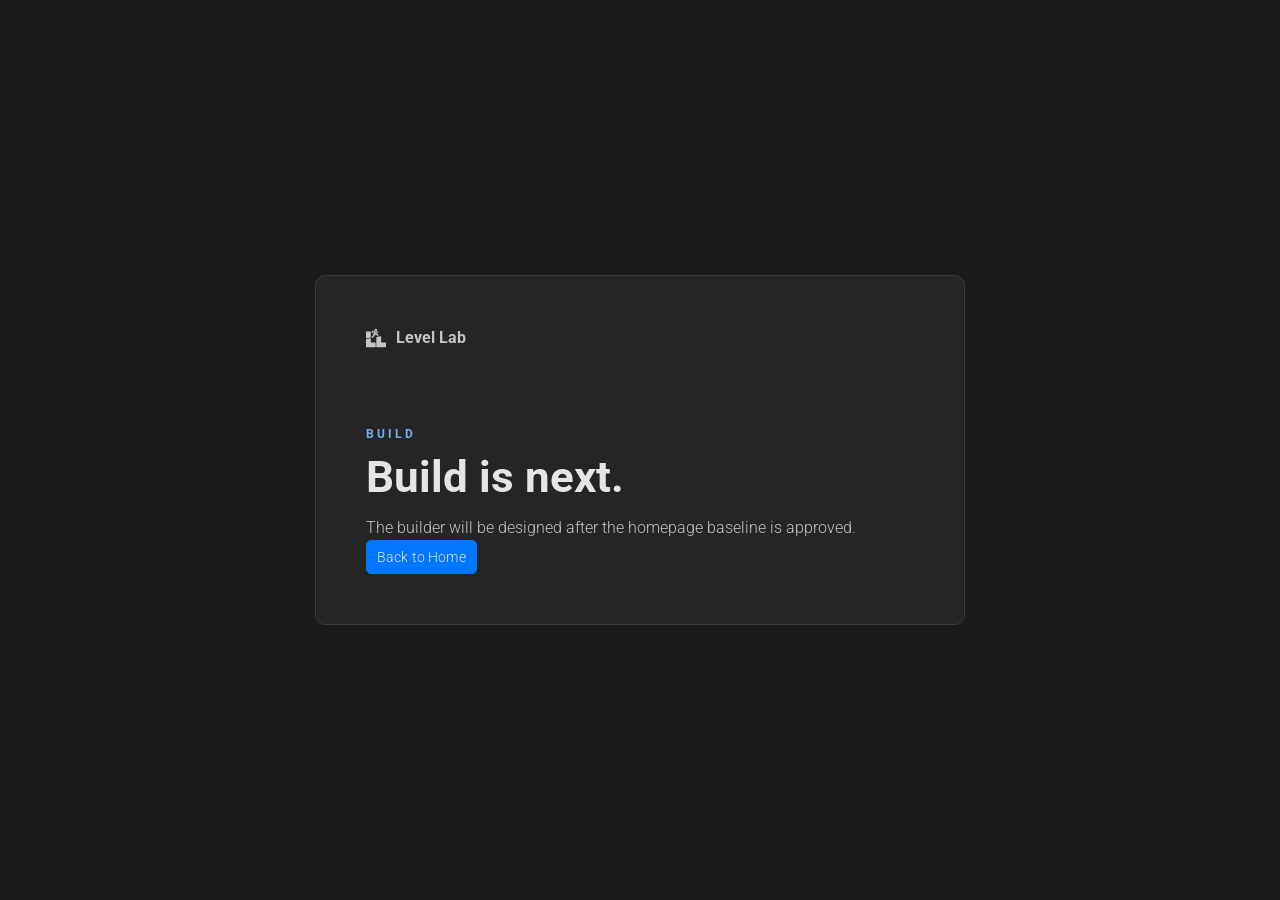
<file: build.html>
<!doctype html>
<html lang="en" data-theme="dark">
  <head>
    <meta charset="utf-8">
    <meta name="viewport" content="width=device-width, initial-scale=1">
    <title>Build | Level Lab</title>
    <link rel="stylesheet" href="styles.css">
  </head>
  <body class="placeholder-page">
    <main class="placeholder-page__content">
      <a class="app-name" href="index.html" aria-label="Level Lab home"><img src="assets/icons/level-lab-mark.svg" alt="" width="20" height="20"><span>Level Lab</span></a>
      <span class="section-eyebrow">Build</span>
      <h1 class="feature-title">Build is next.</h1>
      <p class="feature-lead">The builder will be designed after the homepage baseline is approved.</p>
      <a class="button button-accent" href="index.html">Back to Home</a>
    </main>
  </body>
</html>
</file>
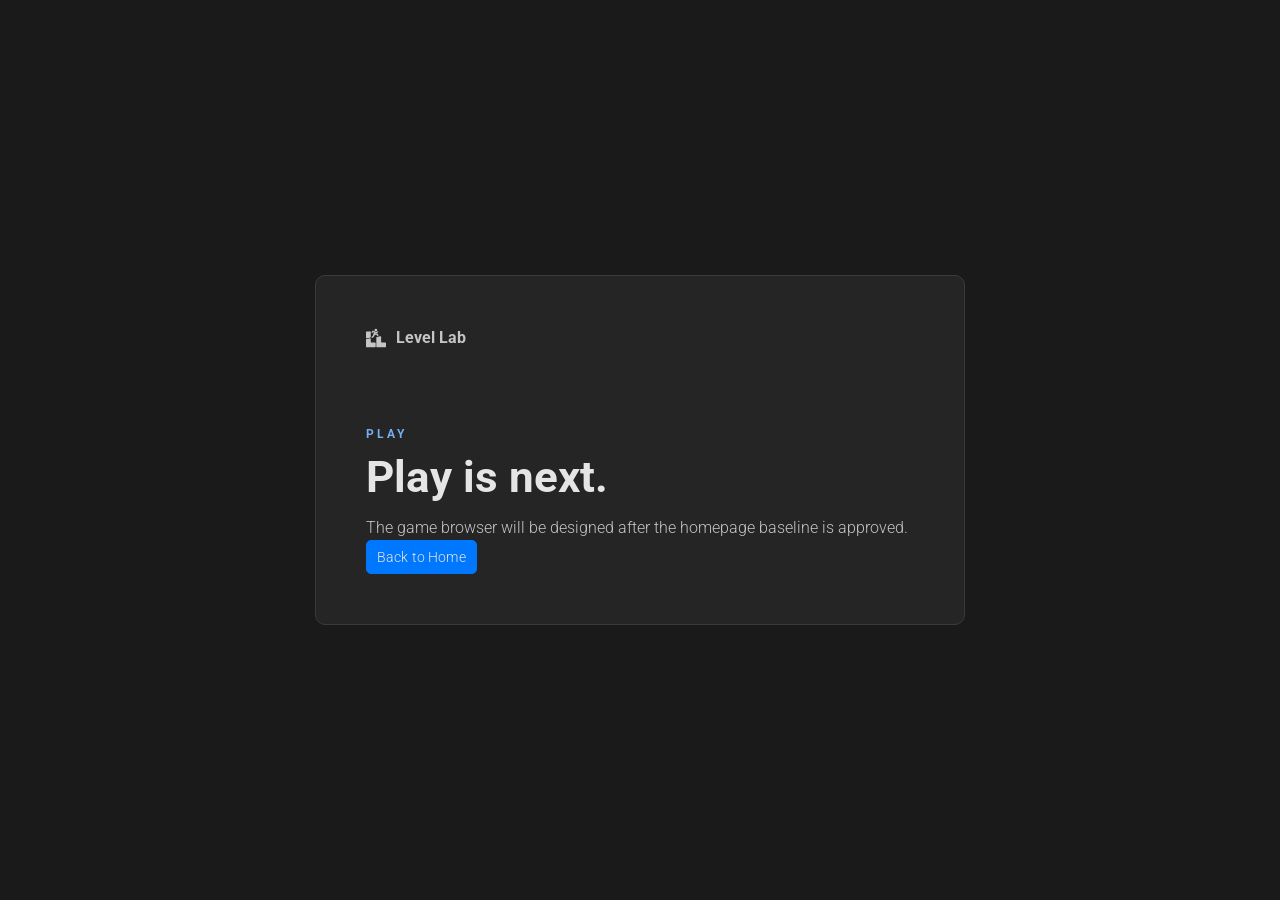
<file: play.html>
<!doctype html>
<html lang="en" data-theme="dark">
  <head>
    <meta charset="utf-8">
    <meta name="viewport" content="width=device-width, initial-scale=1">
    <title>Play | Level Lab</title>
    <link rel="stylesheet" href="styles.css">
  </head>
  <body class="placeholder-page">
    <main class="placeholder-page__content">
      <a class="app-name" href="index.html" aria-label="Level Lab home"><img src="assets/icons/level-lab-mark.svg" alt="" width="20" height="20"><span>Level Lab</span></a>
      <span class="section-eyebrow">Play</span>
      <h1 class="feature-title">Play is next.</h1>
      <p class="feature-lead">The game browser will be designed after the homepage baseline is approved.</p>
      <a class="button button-accent" href="index.html">Back to Home</a>
    </main>
  </body>
</html>
</file>
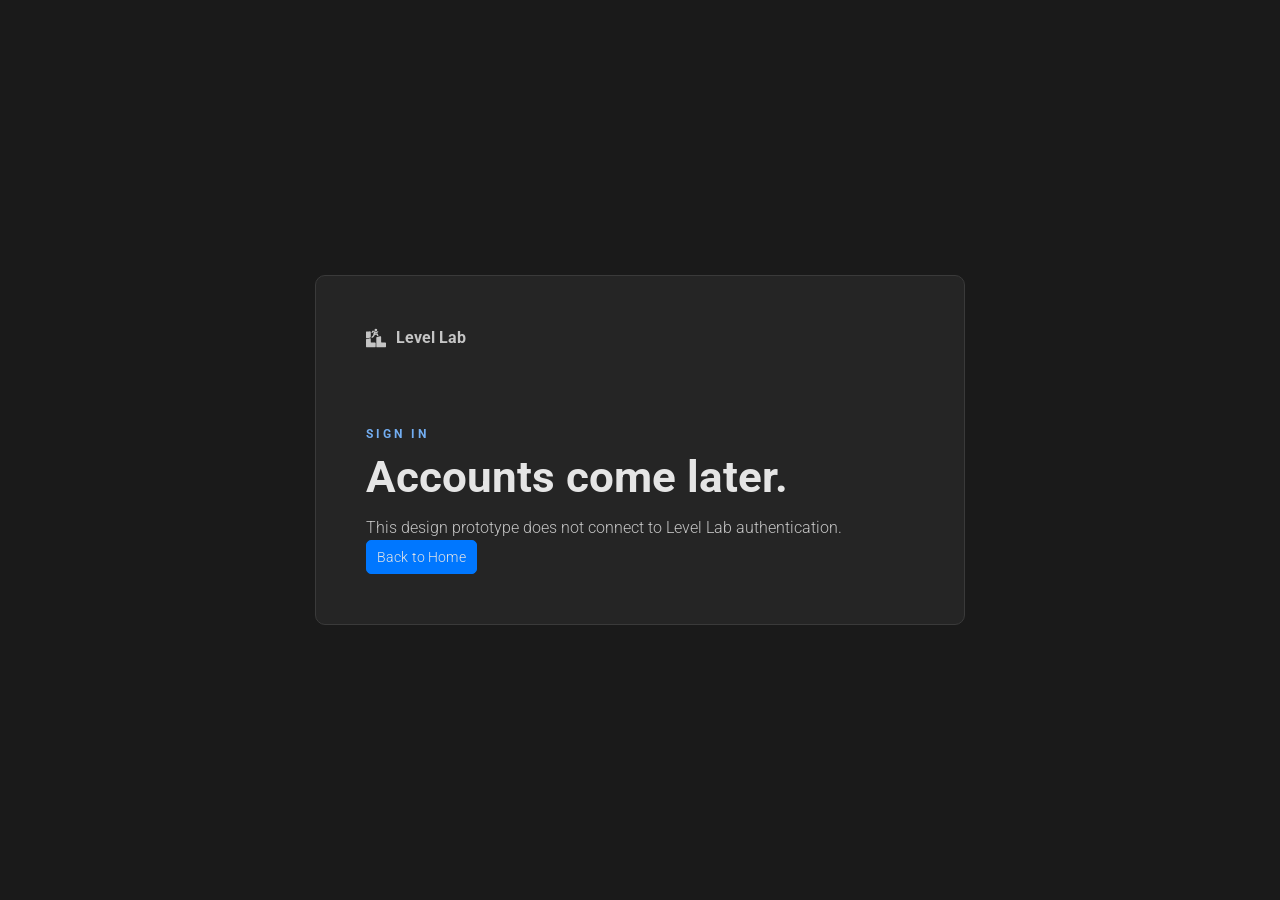
<file: sign-in.html>
<!doctype html>
<html lang="en" data-theme="dark">
  <head>
    <meta charset="utf-8">
    <meta name="viewport" content="width=device-width, initial-scale=1">
    <title>Sign In | Level Lab</title>
    <link rel="stylesheet" href="styles.css">
  </head>
  <body class="placeholder-page">
    <main class="placeholder-page__content">
      <a class="app-name" href="index.html" aria-label="Level Lab home"><img src="assets/icons/level-lab-mark.svg" alt="" width="20" height="20"><span>Level Lab</span></a>
      <span class="section-eyebrow">Sign In</span>
      <h1 class="feature-title">Accounts come later.</h1>
      <p class="feature-lead">This design prototype does not connect to Level Lab authentication.</p>
      <a class="button button-accent" href="index.html">Back to Home</a>
    </main>
  </body>
</html>
</file>
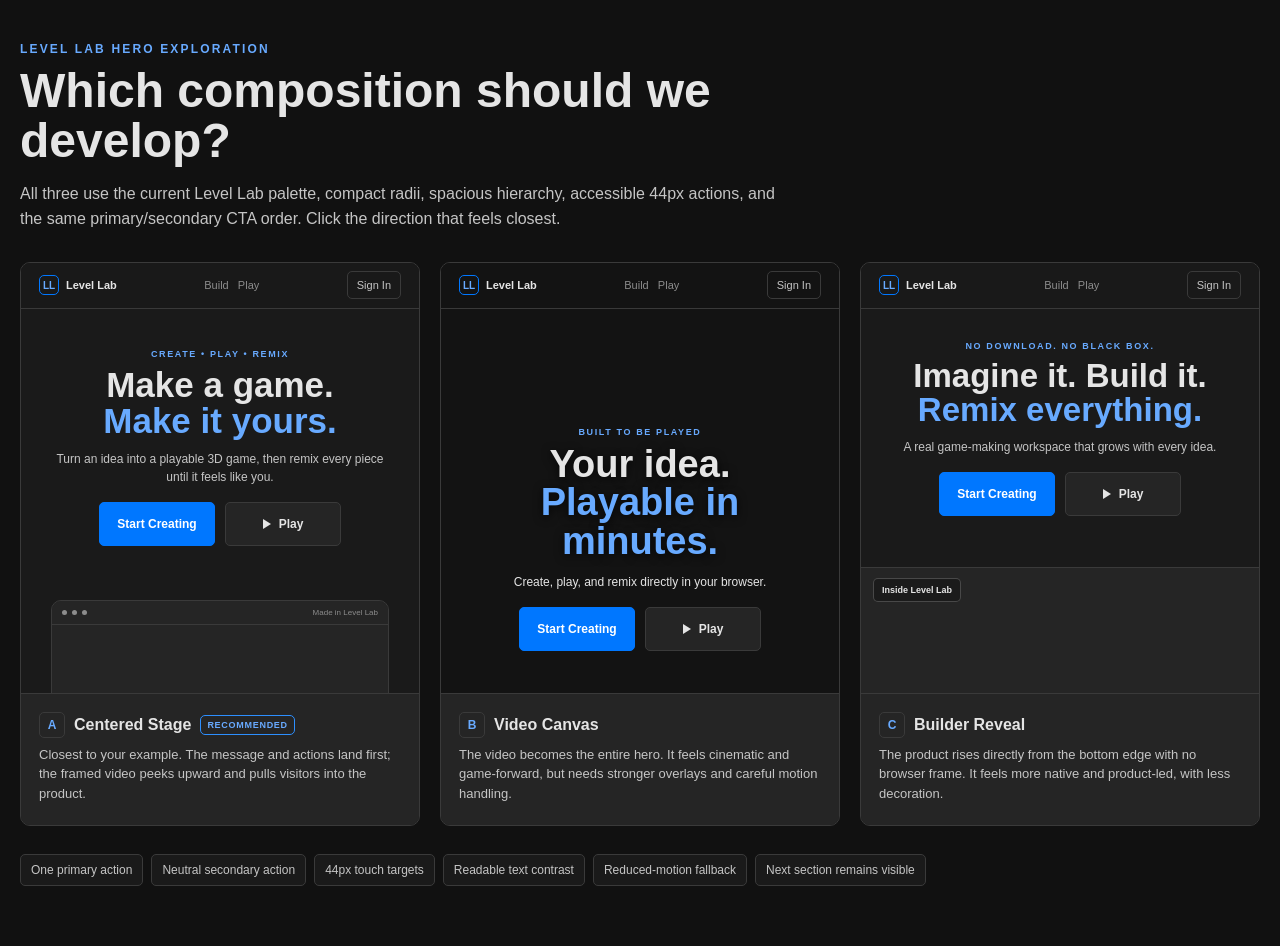
<file: .superpowers/brainstorm/hero-20260713-120514/content/hero-directions.html>
<!doctype html>
<html lang="en">
<head>
  <meta charset="utf-8">
  <meta name="viewport" content="width=device-width, initial-scale=1">
  <title>Level Lab Hero Directions</title>
  <style>
    :root {
      --bg: #111111;
      --surface: #1a1a1a;
      --surface-2: #252525;
      --border: #3a3a3a;
      --text: #e5e5e5;
      --muted: #c5c5c5;
      --quiet: #8c8c8c;
      --accent: #0077ff;
      --accent-hover: #2d8fff;
      font-family: Roboto, Arial, sans-serif;
      color-scheme: dark;
    }

    * { box-sizing: border-box; }

    body {
      margin: 0;
      min-width: 320px;
      background: var(--bg);
      color: var(--text);
    }

    .page {
      width: min(1580px, calc(100% - 40px));
      margin: 0 auto;
      padding: 42px 0 60px;
    }

    .kicker {
      margin: 0 0 10px;
      color: #68aaff;
      font-size: 12px;
      font-weight: 700;
      letter-spacing: .18em;
      text-transform: uppercase;
    }

    h1 {
      margin: 0;
      max-width: 780px;
      font-size: clamp(30px, 4vw, 48px);
      line-height: 1.05;
      letter-spacing: 0;
    }

    .intro {
      margin: 14px 0 30px;
      max-width: 780px;
      color: var(--muted);
      font-size: 16px;
      line-height: 1.6;
    }

    .directions {
      display: grid;
      grid-template-columns: repeat(3, minmax(0, 1fr));
      gap: 20px;
    }

    .direction {
      position: relative;
      overflow: hidden;
      padding: 0;
      border: 1px solid var(--border);
      border-radius: 10px;
      background: var(--surface);
      cursor: pointer;
      transition: border-color 180ms ease, transform 180ms ease;
    }

    .direction:hover,
    .direction.selected {
      border-color: var(--accent);
    }

    .direction:hover { transform: translateY(-3px); }

    .direction:focus-visible {
      outline: 3px solid #68aaff;
      outline-offset: 3px;
    }

    .direction.selected::after {
      content: "Selected";
      position: absolute;
      top: 12px;
      right: 12px;
      z-index: 8;
      padding: 7px 10px;
      border-radius: 5px;
      background: var(--accent);
      color: white;
      font-size: 11px;
      font-weight: 700;
      letter-spacing: .08em;
      text-transform: uppercase;
    }

    .mock-hero {
      position: relative;
      height: 430px;
      overflow: hidden;
      background: #1a1a1a;
      isolation: isolate;
    }

    .mock-nav {
      position: relative;
      z-index: 5;
      display: flex;
      align-items: center;
      justify-content: space-between;
      height: 46px;
      padding: 0 18px;
      border-bottom: 1px solid rgba(197,197,197,.18);
      background: rgba(26,26,26,.92);
      font-size: 11px;
    }

    .brand {
      display: flex;
      align-items: center;
      gap: 7px;
      font-weight: 700;
    }

    .brand-mark {
      display: grid;
      place-items: center;
      width: 20px;
      height: 20px;
      border: 1px solid var(--accent);
      border-radius: 5px;
      color: #68aaff;
      font-size: 10px;
    }

    .mini-nav { color: var(--quiet); }

    .mini-signin {
      padding: 7px 9px;
      border: 1px solid var(--border);
      border-radius: 5px;
      color: var(--muted);
    }

    .hero-copy {
      position: relative;
      z-index: 4;
      display: flex;
      flex-direction: column;
      align-items: center;
      text-align: center;
    }

    .hero-eyebrow {
      color: #68aaff;
      font-size: 9px;
      font-weight: 700;
      letter-spacing: .18em;
      text-transform: uppercase;
    }

    .hero-title {
      margin: 8px auto 0;
      max-width: 390px;
      color: var(--text);
      font-size: 35px;
      line-height: 1.02;
      font-weight: 700;
      letter-spacing: 0;
    }

    .accent-word { color: #68aaff; }

    .hero-lead {
      margin: 12px auto 0;
      max-width: 360px;
      color: var(--muted);
      font-size: 12px;
      line-height: 1.5;
    }

    .hero-actions {
      display: flex;
      justify-content: center;
      gap: 10px;
      margin-top: 16px;
    }

    .mock-button {
      display: inline-flex;
      align-items: center;
      justify-content: center;
      min-height: 44px;
      min-width: 116px;
      padding: 0 16px;
      border: 1px solid var(--border);
      border-radius: 5px;
      background: var(--surface-2);
      color: var(--text);
      font-size: 12px;
      font-weight: 700;
    }

    .mock-button.primary {
      border-color: var(--accent);
      background: var(--accent);
      color: white;
    }

    .play-icon {
      width: 0;
      height: 0;
      margin-right: 8px;
      border-top: 5px solid transparent;
      border-bottom: 5px solid transparent;
      border-left: 8px solid currentColor;
    }

    video {
      display: block;
      width: 100%;
      height: 100%;
      object-fit: cover;
    }

    .peek-window {
      position: absolute;
      z-index: 2;
      left: 30px;
      right: 30px;
      bottom: -92px;
      height: 185px;
      overflow: hidden;
      border: 1px solid var(--border);
      border-radius: 10px 10px 0 0;
      background: var(--surface-2);
    }

    .window-bar {
      display: flex;
      align-items: center;
      gap: 5px;
      height: 24px;
      padding: 0 10px;
      border-bottom: 1px solid var(--border);
      background: var(--surface-2);
    }

    .window-dot {
      width: 5px;
      height: 5px;
      border-radius: 50%;
      background: var(--quiet);
    }

    .window-label {
      margin-left: auto;
      color: var(--quiet);
      font-size: 8px;
    }

    .direction-a .hero-copy { padding: 40px 24px 0; }

    .direction-b .mock-hero::after {
      content: "";
      position: absolute;
      inset: 0;
      z-index: 1;
      background: rgba(15,15,15,.63);
    }

    .direction-b .video-bg {
      position: absolute;
      inset: 0;
      z-index: 0;
    }

    .direction-b .mock-nav {
      background: rgba(20,20,20,.72);
      border-color: rgba(255,255,255,.16);
    }

    .direction-b .hero-copy {
      justify-content: flex-end;
      min-height: 384px;
      padding: 0 28px 42px;
    }

    .direction-b .hero-title {
      max-width: 350px;
      font-size: 38px;
      text-shadow: 0 2px 10px rgba(0,0,0,.75);
    }

    .direction-b .hero-lead { color: #e5e5e5; }

    .direction-c .hero-copy { padding: 32px 24px 0; }

    .direction-c .hero-title {
      max-width: 380px;
      font-size: 33px;
    }

    .product-reveal {
      position: absolute;
      left: 0;
      right: 0;
      bottom: -24px;
      z-index: 2;
      height: 150px;
      overflow: hidden;
      border-top: 1px solid var(--border);
      background: var(--surface-2);
    }

    .reveal-label {
      position: absolute;
      top: 10px;
      left: 12px;
      z-index: 3;
      padding: 6px 8px;
      border: 1px solid rgba(255,255,255,.2);
      border-radius: 5px;
      background: rgba(26,26,26,.84);
      color: var(--text);
      font-size: 9px;
      font-weight: 700;
    }

    .direction-info {
      min-height: 132px;
      padding: 18px;
      border-top: 1px solid var(--border);
      background: var(--surface-2);
    }

    .direction-heading {
      display: flex;
      align-items: center;
      gap: 9px;
      margin: 0 0 7px;
      font-size: 16px;
    }

    .letter {
      display: grid;
      place-items: center;
      width: 26px;
      height: 26px;
      border: 1px solid var(--border);
      border-radius: 5px;
      color: #68aaff;
      font-size: 12px;
    }

    .recommended {
      padding: 4px 6px;
      border: 1px solid #2d8fff;
      border-radius: 5px;
      color: #68aaff;
      font-size: 9px;
      letter-spacing: .08em;
      text-transform: uppercase;
    }

    .direction-info p {
      margin: 0;
      color: var(--muted);
      font-size: 13px;
      line-height: 1.5;
    }

    .foundation {
      display: flex;
      flex-wrap: wrap;
      gap: 8px;
      margin-top: 28px;
    }

    .foundation span {
      padding: 8px 10px;
      border: 1px solid var(--border);
      border-radius: 5px;
      background: var(--surface);
      color: var(--muted);
      font-size: 12px;
    }

    @media (max-width: 1050px) {
      .directions { grid-template-columns: 1fr; }
      .direction { max-width: 680px; }
    }

    @media (max-width: 600px) {
      .page { width: min(100% - 24px, 1580px); padding-top: 26px; }
      .mock-hero { height: 410px; }
      .hero-title { font-size: 31px; }
      .hero-actions { flex-direction: column; width: 100%; }
      .mock-button { width: 100%; }
      .peek-window { left: 16px; right: 16px; }
    }

    @media (prefers-reduced-motion: reduce) {
      *, *::before, *::after { transition: none !important; }
      video { display: none; }
      .video-bg, .peek-window, .product-reveal { background: #303030; }
    }
  </style>
</head>
<body>
  <main class="page">
    <p class="kicker">Level Lab hero exploration</p>
    <h1>Which composition should we develop?</h1>
    <p class="intro">All three use the current Level Lab palette, compact radii, spacious hierarchy, accessible 44px actions, and the same primary/secondary CTA order. Click the direction that feels closest.</p>

    <div class="directions">
      <article class="direction direction-a" data-choice="a-centered-stage" tabindex="0" onclick="toggleSelect(this)">
        <div class="mock-hero">
          <div class="mock-nav"><span class="brand"><span class="brand-mark">LL</span>Level Lab</span><span class="mini-nav">Build&nbsp;&nbsp;&nbsp;Play</span><span class="mini-signin">Sign In</span></div>
          <div class="hero-copy">
            <span class="hero-eyebrow">Create • Play • Remix</span>
            <div class="hero-title">Make a game.<br><span class="accent-word">Make it yours.</span></div>
            <div class="hero-lead">Turn an idea into a playable 3D game, then remix every piece until it feels like you.</div>
            <div class="hero-actions"><span class="mock-button primary">Start Creating</span><span class="mock-button"><span class="play-icon"></span>Play</span></div>
          </div>
          <div class="peek-window">
            <div class="window-bar"><span class="window-dot"></span><span class="window-dot"></span><span class="window-dot"></span><span class="window-label">Made in Level Lab</span></div>
            <video src="http://127.0.0.1:4173/assets/media/welcome.mp4" autoplay muted loop playsinline preload="metadata"></video>
          </div>
        </div>
        <div class="direction-info">
          <h2 class="direction-heading"><span class="letter">A</span>Centered Stage <span class="recommended">Recommended</span></h2>
          <p>Closest to your example. The message and actions land first; the framed video peeks upward and pulls visitors into the product.</p>
        </div>
      </article>

      <article class="direction direction-b" data-choice="b-video-canvas" tabindex="0" onclick="toggleSelect(this)">
        <div class="mock-hero">
          <div class="video-bg"><video src="http://127.0.0.1:4173/assets/media/welcome.mp4" autoplay muted loop playsinline preload="metadata"></video></div>
          <div class="mock-nav"><span class="brand"><span class="brand-mark">LL</span>Level Lab</span><span class="mini-nav">Build&nbsp;&nbsp;&nbsp;Play</span><span class="mini-signin">Sign In</span></div>
          <div class="hero-copy">
            <span class="hero-eyebrow">Built to be played</span>
            <div class="hero-title">Your idea.<br><span class="accent-word">Playable in minutes.</span></div>
            <div class="hero-lead">Create, play, and remix directly in your browser.</div>
            <div class="hero-actions"><span class="mock-button primary">Start Creating</span><span class="mock-button"><span class="play-icon"></span>Play</span></div>
          </div>
        </div>
        <div class="direction-info">
          <h2 class="direction-heading"><span class="letter">B</span>Video Canvas</h2>
          <p>The video becomes the entire hero. It feels cinematic and game-forward, but needs stronger overlays and careful motion handling.</p>
        </div>
      </article>

      <article class="direction direction-c" data-choice="c-builder-reveal" tabindex="0" onclick="toggleSelect(this)">
        <div class="mock-hero">
          <div class="mock-nav"><span class="brand"><span class="brand-mark">LL</span>Level Lab</span><span class="mini-nav">Build&nbsp;&nbsp;&nbsp;Play</span><span class="mini-signin">Sign In</span></div>
          <div class="hero-copy">
            <span class="hero-eyebrow">No download. No black box.</span>
            <div class="hero-title">Imagine it. Build it.<br><span class="accent-word">Remix everything.</span></div>
            <div class="hero-lead">A real game-making workspace that grows with every idea.</div>
            <div class="hero-actions"><span class="mock-button primary">Start Creating</span><span class="mock-button"><span class="play-icon"></span>Play</span></div>
          </div>
          <div class="product-reveal"><span class="reveal-label">Inside Level Lab</span><video src="http://127.0.0.1:4173/assets/media/welcome.mp4" autoplay muted loop playsinline preload="metadata"></video></div>
        </div>
        <div class="direction-info">
          <h2 class="direction-heading"><span class="letter">C</span>Builder Reveal</h2>
          <p>The product rises directly from the bottom edge with no browser frame. It feels more native and product-led, with less decoration.</p>
        </div>
      </article>
    </div>

    <div class="foundation" aria-label="Shared UX foundations">
      <span>One primary action</span><span>Neutral secondary action</span><span>44px touch targets</span><span>Readable text contrast</span><span>Reduced-motion fallback</span><span>Next section remains visible</span>
    </div>
  </main>
</body>
</html>
</file>
<file: styles.css>
@import url("assets/css/reference-base.css");
@import url("assets/css/reference-home.css");

@font-face {
  font-family: "Roboto";
  src: url("assets/fonts/roboto-300.woff2") format("woff2");
  font-style: normal;
  font-weight: 300;
  font-display: fallback;
}

@font-face {
  font-family: "Roboto";
  src: url("assets/fonts/roboto-700.woff2") format("woff2");
  font-style: normal;
  font-weight: 700;
  font-display: fallback;
}

@font-face {
  font-family: "Poppins";
  src: url("assets/fonts/poppins-400.ttf") format("truetype");
  font-style: normal;
  font-weight: 400;
  font-display: swap;
}

@font-face {
  font-family: "Poppins";
  src: url("assets/fonts/poppins-600.ttf") format("truetype");
  font-style: normal;
  font-weight: 600;
  font-display: swap;
}

@font-face {
  font-family: "Poppins";
  src: url("assets/fonts/poppins-700.ttf") format("truetype");
  font-style: normal;
  font-weight: 700;
  font-display: swap;
}

:root {
  --grid-unit: 5px;
  --width-page-min: 320px;
  --color-background: #1a1a1a;
  --color-surface: #252525;
  --color-surface-light: #3a3a3a;
  --color-border: #3a3a3a;
  --color-text: #e5e5e5;
  --color-text-dark: #c5c5c5;
  --color-mid: #8c8c8c;
  --color-accent: #0077ff;
}

html {
  scroll-behavior: smooth;
}

body {
  min-width: 320px;
}

/* The homepage footer belongs to the document, after the closing CTA. */
body:has(> main.landing) .landing {
  bottom: 0;
}

.landing > .site-footer {
  position: static;
  inset: auto;
  z-index: 1;
  width: auto;
  min-width: 0;
  height: var(--height-footer);
  margin-top: var(--content-gap);
  margin-right: calc(-1 * (var(--content-gap) + var(--safe-area-right)));
  margin-bottom: calc(-1 * var(--content-gap));
  margin-left: calc(-1 * (var(--content-gap) + var(--safe-area-left)));
}

.skip-link {
  position: fixed;
  z-index: 10000;
  top: 10px;
  left: 10px;
  padding: 10px 15px;
  border-radius: 5px;
  background: var(--color-accent);
  color: #ffffff;
  transform: translateY(-160%);
}

.skip-link:focus {
  transform: translateY(0);
}

:where(a, button, [tabindex]):focus-visible {
  outline: 2px solid var(--color-accent);
  outline-offset: 3px;
}

.app-name {
  font-weight: var(--font-weight-bold);
}

.app-name::before {
  content: "";
  flex: 0 0 20px;
  width: 20px;
  height: 20px;
  background-color: currentColor;
  -webkit-mask: url("assets/icons/level-lab-mark.svg?v=2") center / contain no-repeat;
  mask: url("assets/icons/level-lab-mark.svg?v=2") center / contain no-repeat;
}

.app-name img {
  display: none;
}

.panel-right > .button {
  text-decoration: none;
}

.feature-media.is-fallback {
  background: radial-gradient(120% 90% at 30% 20%, color-mix(in srgb, var(--color-accent) 45%, transparent) 0%, transparent 60%), linear-gradient(160deg, var(--color-surface) 0%, var(--color-background) 70%);
}

.feature-media.is-fallback .feature-video {
  display: none;
}

.flip-card.is-flipped .flip-card-inner {
  transform: rotateY(180deg);
}

.footer-social a span {
  font-size: 12px;
}

.footer-d-stack,
.footer-d-meta {
  display: none;
}

body:has(.hero-variant-d:not([hidden])):not(:has(.hero-variant-e:not([hidden]))) .landing > .site-footer {
  position: static;
  inset: auto;
  display: flex;
  width: auto;
  min-width: 0;
  height: auto;
  min-height: 0;
  margin: 48px calc(-1 * (var(--content-gap) + var(--safe-area-right))) calc(-1 * var(--content-gap)) calc(-1 * (var(--content-gap) + var(--safe-area-left)));
  padding: 52px max(24px, calc(var(--content-gap) + var(--safe-area-right))) 44px max(24px, calc(var(--content-gap) + var(--safe-area-left)));
  flex-direction: column;
  align-items: center;
  justify-content: center;
  gap: 20px;
  border-top: 1px solid rgba(0, 119, 255, 0.22);
  background: #111017;
  color: #ffffff;
  white-space: normal;
}

body:has(.hero-variant-d:not([hidden])):not(:has(.hero-variant-e:not([hidden]))) .footer-links-default {
  display: none;
}

body:has(.hero-variant-d:not([hidden])):not(:has(.hero-variant-e:not([hidden]))) .footer-d-stack,
body:has(.hero-variant-d:not([hidden])):not(:has(.hero-variant-e:not([hidden]))) .footer-d-meta {
  display: flex;
  flex-direction: column;
  align-items: center;
}

body:has(.hero-variant-d:not([hidden])):not(:has(.hero-variant-e:not([hidden]))) .footer-d-stack {
  gap: 20px;
}

body:has(.hero-variant-d:not([hidden])):not(:has(.hero-variant-e:not([hidden]))) .footer-d-brand {
  display: inline-flex;
  align-items: center;
  gap: 12px;
  color: #ffffff;
  font-size: 27px;
  font-weight: 700;
  text-decoration: none;
}

body:has(.hero-variant-d:not([hidden])):not(:has(.hero-variant-e:not([hidden]))) .footer-d-mark {
  width: 42px;
  height: 42px;
  background: #0077ff;
  -webkit-mask: url("assets/icons/level-lab-mark.svg?v=2") center / contain no-repeat;
  mask: url("assets/icons/level-lab-mark.svg?v=2") center / contain no-repeat;
}

body:has(.hero-variant-d:not([hidden])):not(:has(.hero-variant-e:not([hidden]))) .footer-d-nav {
  display: flex;
  align-items: center;
  justify-content: center;
  flex-wrap: wrap;
  gap: 14px 34px;
}

body:has(.hero-variant-d:not([hidden])):not(:has(.hero-variant-e:not([hidden]))) .footer-d-nav a {
  position: relative;
  color: #ffffff;
  font-size: 16px;
  font-weight: 600;
  text-decoration: none;
  transition: color 0.2s ease;
}

body:has(.hero-variant-d:not([hidden])):not(:has(.hero-variant-e:not([hidden]))) .footer-d-nav a:hover,
body:has(.hero-variant-d:not([hidden])):not(:has(.hero-variant-e:not([hidden]))) .footer-d-nav a:focus-visible {
  color: #0077ff;
}

body:has(.hero-variant-d:not([hidden])):not(:has(.hero-variant-e:not([hidden]))) .footer-social {
  display: flex;
  align-items: center;
  justify-content: center;
  gap: 18px;
  color: #a7a7b2;
}

body:has(.hero-variant-d:not([hidden])):not(:has(.hero-variant-e:not([hidden]))) .footer-social a {
  display: grid;
  width: 40px;
  height: 40px;
  place-items: center;
  border: 1px solid rgba(255, 255, 255, 0.14);
  border-radius: 50%;
  color: #ffffff;
  transition: color 0.2s ease, border-color 0.2s ease, background-color 0.2s ease;
}

body:has(.hero-variant-d:not([hidden])):not(:has(.hero-variant-e:not([hidden]))) .footer-social a:hover,
body:has(.hero-variant-d:not([hidden])):not(:has(.hero-variant-e:not([hidden]))) .footer-social a:focus-visible {
  border-color: #0077ff;
  background: rgba(0, 119, 255, 0.1);
  color: #0077ff;
}

body:has(.hero-variant-d:not([hidden])):not(:has(.hero-variant-e:not([hidden]))) .footer-d-meta {
  gap: 6px;
  color: #8f8f9b;
  text-align: center;
}

body:has(.hero-variant-d:not([hidden])):not(:has(.hero-variant-e:not([hidden]))) :is(.footer-d-tagline, .footer-d-copyright) {
  margin: 0;
}

body:has(.hero-variant-d:not([hidden])):not(:has(.hero-variant-e:not([hidden]))) .footer-d-tagline {
  color: #c8c8d0;
  font-size: 15px;
  font-weight: 600;
}

body:has(.hero-variant-d:not([hidden])):not(:has(.hero-variant-e:not([hidden]))) .footer-d-copyright {
  font-size: 13px;
}

@media (max-width: 640px) {
  body:has(.hero-variant-d:not([hidden])):not(:has(.hero-variant-e:not([hidden]))) .landing > .site-footer {
    min-height: 0;
    padding-top: 36px;
    padding-bottom: 34px;
  }

  body:has(.hero-variant-d:not([hidden])):not(:has(.hero-variant-e:not([hidden]))) .footer-d-nav {
    max-width: 320px;
    gap: 12px 20px;
  }
}

.placeholder-page {
  min-height: 100dvh;
  display: grid;
  place-items: center;
  padding: 30px;
}

.placeholder-page__content {
  width: min(100%, 650px);
  padding: 50px;
  border: 1px solid var(--color-border);
  border-radius: 10px;
  background: var(--color-surface);
}

.placeholder-page__content .app-name {
  margin-bottom: 75px;
}

.nav-version {
  min-height: 44px;
}

.nav-global .nav-link {
  position: relative;
}

.nav-global .nav-link::after {
  content: "";
  position: absolute;
  bottom: 0;
  left: 50%;
  width: var(--space-3);
  height: 2px;
  background-color: var(--color-accent);
  opacity: 0;
  transform: translateX(-50%) scaleX(0);
  transform-origin: center;
  transition: transform 0.2s ease-out, opacity 0.2s ease-out;
  pointer-events: none;
}

.nav-global .nav-link:focus-visible::after {
  opacity: 1;
  transform: translateX(-50%) scaleX(1);
}

@media (hover: hover) {
  .nav-global .nav-link:hover::after {
    opacity: 1;
    transform: translateX(-50%) scaleX(1);
  }
}

.hero-shell {
  position: relative;
  width: 100%;
  max-width: var(--width-content);
  min-height: clamp(500px, calc(100dvh - var(--height-header) - var(--height-footer) - 120px), 600px);
  margin: 0 auto;
  overflow: visible;
  background: transparent;
}

body:has(.hero-variant-a:not([hidden]))::before {
  background: var(--color-background);
}

body:has(.hero-variant-d:not([hidden])) {
  --color-background: #111017;
  background: #111017;
}

body:has(.hero-variant-d:not([hidden]))::before {
  background: var(--color-background);
}

body:has(.hero-variant-d:not([hidden])) .hero-shell {
  width: calc(100% + (2 * var(--content-gap)) + var(--safe-area-left) + var(--safe-area-right));
  max-width: none;
  min-height: calc(100dvh - var(--height-header) - var(--height-footer));
  margin-top: calc(-1 * var(--content-gap));
  margin-right: calc(-1 * (var(--content-gap) + var(--safe-area-right)));
  margin-left: calc(-1 * (var(--content-gap) + var(--safe-area-left)));
}

body:has(.hero-variant-a:not([hidden])) .hero-shell {
  margin-top: clamp(24px, 5vh, 56px);
}

.hero-shell::before {
  content: "";
  position: absolute;
  top: calc(-1 * var(--content-gap));
  bottom: 0;
  left: 50%;
  z-index: 0;
  width: 100vw;
  background: transparent;
  transform: translateX(-50%);
  pointer-events: none;
}

body:has(.hero-variant-a:not([hidden])) .hero-shell::before {
  background: linear-gradient(180deg, #101010 0%, #1a1a1a 100%);
}

.hero-variant {
  position: absolute;
  inset: 0;
  z-index: 1;
  display: flex;
  flex-direction: column;
  align-items: center;
  overflow: hidden;
}

.hero-variant[hidden] {
  display: none;
}

.hero-variant-unframed {
  position: relative;
  inset: auto;
  gap: clamp(40px, 6vw, 70px);
  overflow: visible;
  padding-bottom: calc(var(--content-gap) + 20px);
}

.hero-copy {
  position: relative;
  z-index: 3;
  display: flex;
  flex-direction: column;
  align-items: center;
  width: min(100% - 40px, 820px);
  padding-top: clamp(45px, 8vh, 85px);
  text-align: center;
}

.hero-copy .section-eyebrow {
  font-size: 16px;
  letter-spacing: 0;
  text-transform: none;
}

.hero-title {
  margin: 0;
  color: var(--color-text);
  font-size: clamp(38px, 6vw, 72px);
  line-height: 1.02;
  font-weight: var(--font-weight-bold);
  letter-spacing: 0;
}

.hero-title span {
  color: var(--color-accent-text);
}

.hero-lead {
  max-width: 680px;
  margin: var(--space-3) 0 0;
  color: var(--color-text-dark);
  font-size: 18px;
  line-height: 1.55;
}

.hero-actions {
  display: flex;
  gap: var(--space-2);
  margin-top: var(--space-4);
}

.hero-actions .button {
  min-width: 150px;
  height: 44px;
  padding: 0 var(--space-4);
  font-weight: var(--font-weight-bold);
}

.hero-proof {
  display: flex;
  align-items: center;
  justify-content: center;
  flex-wrap: nowrap;
  gap: var(--space-1);
  min-height: 28px;
  margin-top: var(--space-3);
  color: var(--color-text-dark);
  font-size: 14px;
  line-height: 1.4;
  letter-spacing: 0;
}

.hero-proof-avatars {
  display: flex;
  flex: 0 0 auto;
}

.hero-proof-avatar {
  display: block;
  width: 28px;
  height: 28px;
  border: 1px solid var(--color-surface);
  border-radius: 50%;
  background: var(--color-surface);
}

.hero-proof-avatar + .hero-proof-avatar {
  margin-left: -8px;
}

.hero-proof-copy {
  color: inherit;
  white-space: normal;
}

.hero-proof-copy strong {
  color: var(--color-text);
  font-weight: var(--font-weight-bold);
}

.hero-proof-status {
  flex: 0 0 8px;
  width: 8px;
  height: 8px;
  border-radius: 50%;
  background: var(--color-success);
}

.hero-variant-b .hero-proof {
  color: var(--color-core-light);
}

.hero-variant-b .hero-proof-copy strong {
  color: var(--color-core-lightest);
}

.hero-variant-b .hero-proof-avatar {
  border-color: var(--color-core-darker);
}

.hero-primary {
  border-color: var(--color-accent);
  background: var(--color-accent);
  color: #111111;
}

.hero-secondary {
  gap: var(--space-2);
  border-color: var(--color-border-light);
  background: var(--color-surface);
  color: var(--color-text);
}

@media (hover: hover) {
  .button-accent:hover,
  .hero-primary:hover {
    background: var(--color-core-darkest);
    border-color: var(--color-accent);
    color: var(--color-core-lightest);
  }

  .hero-secondary:hover,
  .play-gallery-action:hover,
  .closing-cta-secondary:hover {
    background: transparent;
    border-color: var(--color-accent);
    color: var(--color-text);
  }

  body:has(.hero-variant-a:not([hidden])) #play .play-gallery-action:hover {
    border-color: var(--color-accent);
    color: #ffffff;
  }

  body:has(.hero-variant-d:not([hidden])) #play .play-gallery-action:hover {
    border-color: var(--color-accent);
    color: #ffffff;
  }
}

.hero-media {
  overflow: hidden;
  background: var(--color-surface);
}

.hero-video {
  width: 100%;
  height: 100%;
  object-fit: cover;
}

.hero-window {
  position: absolute;
  right: max(25px, 7%);
  bottom: -90px;
  left: max(25px, 7%);
  z-index: 2;
  height: 260px;
  border: 1px solid var(--color-border);
  border-radius: var(--radius-lg) var(--radius-lg) 0 0;
}

.hero-variant-a .hero-window {
  position: relative;
  inset: auto;
  width: min(calc(100% - 80px), 1000px);
  height: auto;
  border-radius: var(--radius-lg);
}

.hero-window-bar {
  display: flex;
  align-items: center;
  gap: var(--space-1);
  height: 30px;
  padding: 0 var(--space-3);
  border-bottom: 1px solid var(--color-border);
  background: var(--color-surface);
}

.hero-window-bar > span {
  width: 6px;
  height: 6px;
  border-radius: 50%;
  background: var(--color-mid);
}

.hero-window-bar small {
  margin-left: auto;
  color: var(--color-text-dark);
}

.hero-window .hero-video {
  height: calc(100% - 30px);
}

.hero-media-full .hero-video {
  display: block;
  height: auto;
  aspect-ratio: 16 / 9;
  object-fit: contain;
}

.hero-variant-a.hero-variant-unframed {
  --hero-cutout-width: min(380px, calc(100% - 20px));
  --hero-cutout-radius: var(--radius-lg);
  position: relative;
  inset: auto;
  width: 100%;
  height: clamp(600px, calc(100dvh - var(--height-header) - 48px), 760px);
  gap: 0;
  margin-bottom: clamp(36px, 5vh, 64px);
  padding-bottom: 0;
  overflow: hidden;
  border: 0;
  border-radius: var(--radius-lg);
  background: var(--color-background);
}

.hero-variant-d.hero-variant-unframed {
  position: relative;
  inset: auto;
  width: 100%;
  height: calc(100dvh - var(--height-header) - var(--height-footer));
  margin-bottom: 0;
  padding-bottom: 0;
  overflow: visible;
  border: 0;
  border-radius: 0;
  background: var(--color-background) url("assets/images/level-labs-hero-d-3.png") center / cover no-repeat;
}

.hero-variant-e.hero-variant-unframed {
  background: #111017 url("assets/images/level-labs-hero-d-3.png") center / cover no-repeat;
}

.hero-variant-a::after {
  content: "";
  position: absolute;
  right: 0;
  bottom: 0;
  z-index: 2;
  width: min(380px, calc(100% - 20px));
  height: 72px;
  border-radius: var(--hero-cutout-radius) 0 0 0;
  background: var(--color-background);
}

.hero-variant-a .hero-window {
  position: absolute;
  inset: 0;
  z-index: 1;
  width: 100%;
  height: auto;
  overflow: hidden;
  border: 0;
  border-radius: var(--radius-lg);
}

.hero-variant-a .hero-window::after {
  content: "";
  position: absolute;
  inset: 0;
  z-index: 1;
  background: rgba(0, 32, 74, 0.25);
  pointer-events: none;
}

.hero-variant-a .hero-window-bar {
  display: none;
}

.hero-variant-a .hero-window .hero-video {
  display: block;
  width: 100%;
  height: 100%;
  aspect-ratio: auto;
  object-fit: cover;
}

.hero-variant-a .hero-copy {
  position: absolute;
  inset: 0;
  z-index: 3;
  justify-content: center;
  box-sizing: border-box;
  width: 100%;
  padding: clamp(35px, 6vh, 60px) max(20px, 6vw) 112px;
}

.hero-variant-a .hero-copy::before {
  content: "";
  position: absolute;
  inset: 30% 10% 32%;
  z-index: 0;
  border-radius: 999px;
  background: #00204a;
  opacity: 0.25;
  filter: blur(24px);
  pointer-events: none;
}

.hero-variant-a .hero-copy .section-eyebrow,
.hero-variant-a .hero-copy .hero-title,
.hero-variant-a .hero-copy .hero-lead {
  position: relative;
  z-index: 1;
}

.hero-variant-a .hero-copy .hero-proof {
  z-index: 4;
}

.hero-variant-a .section-eyebrow,
.hero-variant-a .hero-title span {
  color: var(--color-accent-light);
  text-shadow: 0 4px 14px rgba(0, 0, 0, 0.72);
}

.hero-variant-a .hero-title,
.hero-variant-a .hero-proof-copy strong {
  color: var(--color-core-lightest);
  text-shadow: 0 4px 14px rgba(0, 0, 0, 0.72);
}

.hero-variant-a .hero-lead {
  color: var(--color-core-lighter);
  text-shadow: 0 3px 12px rgba(0, 0, 0, 0.64);
}

.hero-variant-a .hero-actions {
  --hero-actions-width: min(340px, calc(100% - 30px));
  position: absolute;
  right: calc((var(--hero-cutout-width) - var(--hero-actions-width)) / 2);
  bottom: 14px;
  z-index: 3;
  width: var(--hero-actions-width);
  margin: 0;
}

.hero-variant-a .hero-actions .button {
  min-width: 0;
}

.hero-variant-a .hero-primary {
  order: 1;
  flex: 1.25 1 0;
}

.hero-variant-a .hero-secondary {
  order: 2;
  flex: 0.85 1 0;
  background: transparent;
  color: var(--color-text);
}

.hero-variant-a .hero-proof {
  position: absolute;
  left: var(--space-4);
  bottom: var(--space-3);
  justify-content: flex-start;
  max-width: calc(100% - 400px);
  margin: 0;
  color: var(--color-core-light);
  text-shadow: 0 2px 8px rgba(0, 0, 0, 0.62);
}

.hero-variant-a .hero-proof-avatar {
  border-color: var(--color-core-darker);
}

.hero-canvas,
.hero-scrim {
  position: absolute;
  inset: 0;
}

.hero-scrim {
  z-index: 1;
  background: rgba(15, 15, 15, 0.66);
}

.hero-variant-b {
  justify-content: flex-end;
  overflow: hidden;
  border-radius: var(--radius-lg);
  background: transparent;
}

.hero-variant-b .hero-copy {
  justify-content: flex-end;
  min-height: 100%;
  padding-bottom: clamp(45px, 8vh, 80px);
}

.hero-variant-b .hero-title {
  color: var(--color-core-lightest);
}

.hero-variant-b .hero-title span {
  color: var(--color-accent-light);
}

.hero-variant-b .section-eyebrow {
  color: var(--color-accent-light);
}

.hero-variant-b .hero-lead {
  color: var(--color-core-lighter);
}

.hero-variant-c .hero-copy {
  padding-top: clamp(35px, 6vh, 65px);
}

.hero-variant-d .hero-copy {
  flex: 0 0 auto;
  padding-top: clamp(35px, 6vh, 65px);
}

.hero-variant-d .hero-title {
  color: var(--color-core-lightest);
  text-shadow: 0 3px 14px rgba(0, 0, 0, 0.72);
}

.hero-variant-d .hero-title span,
.hero-variant-d .section-eyebrow {
  color: var(--color-accent-light);
}

.hero-variant-d .hero-lead,
.hero-variant-d .hero-proof {
  color: var(--color-core-lighter);
  text-shadow: 0 2px 10px rgba(0, 0, 0, 0.68);
}

.hero-variant-d .hero-proof-copy strong {
  color: var(--color-core-lightest);
}

.hero-variant-d .hero-proof-avatar {
  border-color: var(--color-core-darker);
}

.hero-variant-d .hero-reveal {
  flex: 0 0 auto;
  width: min(100%, var(--width-content));
  max-width: var(--width-content);
  margin: 0 auto;
}

.hero-variant-d:not(.hero-variant-e) .hero-reveal {
  width: min(82%, 1120px);
  max-width: 1120px;
}

.hero-reveal {
  position: relative;
  z-index: 2;
  width: 100%;
  height: auto;
  border: 1px solid var(--color-border);
  border-radius: var(--radius-lg);
}

.hero-reveal-label {
  position: absolute;
  top: var(--space-3);
  left: var(--space-3);
  z-index: 1;
  padding: var(--space-2);
  border: 1px solid var(--color-border-light);
  border-radius: var(--radius-sm);
  background: color-mix(in srgb, var(--color-background) 85%, transparent);
  color: var(--color-text);
  font-size: var(--font-size-sm);
  font-weight: var(--font-weight-bold);
}

/* Version E keeps a live reflected glow behind a clear hero video. */
body:has(.hero-variant-d:not([hidden])):not(:has(.hero-variant-e:not([hidden]))) .hero-glass-screen {
  isolation: isolate;
  overflow: visible;
  border-color: rgba(153, 201, 255, 0.42);
  background: transparent;
  box-shadow:
    0 0 0 1px rgba(76, 139, 255, 0.12),
    0 28px 90px rgba(36, 103, 255, 0.2);
}

body:has(.hero-variant-d:not([hidden])):not(:has(.hero-variant-e:not([hidden]))) .hero-glass-screen > .hero-video {
  position: relative;
  z-index: 1;
  border-radius: inherit;
  background: #080a12;
  box-shadow:
    inset 0 1px 0 rgba(255, 255, 255, 0.24),
    inset 0 -1px 0 rgba(72, 134, 255, 0.28);
}

body:has(.hero-variant-d:not([hidden])):not(:has(.hero-variant-e:not([hidden]))) .hero-ambient-video {
  position: absolute;
  inset: 6%;
  z-index: 0;
  display: block;
  width: 88%;
  height: 88%;
  border-radius: inherit;
  object-fit: contain;
  opacity: 0.5;
  filter: blur(38px) saturate(1.75) brightness(1.08);
  transform: scale(1.08);
  pointer-events: none;
}

body:has(.hero-variant-e:not([hidden])) .hero-glass-screen {
  isolation: isolate;
  overflow: visible;
  border-color: rgba(153, 201, 255, 0.42);
  background: transparent;
  box-shadow:
    0 0 0 1px rgba(76, 139, 255, 0.12),
    0 28px 90px rgba(36, 103, 255, 0.2);
}

body:has(.hero-variant-e:not([hidden])) .hero-glass-screen > .hero-video {
  position: relative;
  z-index: 1;
  border-radius: inherit;
  background: #080a12;
  box-shadow:
    inset 0 1px 0 rgba(255, 255, 255, 0.24),
    inset 0 -1px 0 rgba(72, 134, 255, 0.28);
}

body:has(.hero-variant-e:not([hidden])) .hero-ambient-video {
  position: absolute;
  inset: 6%;
  z-index: 0;
  display: block;
  width: 88%;
  height: 88%;
  border-radius: inherit;
  object-fit: contain;
  opacity: 0.5;
  filter: blur(38px) saturate(1.75) brightness(1.08);
  transform: scale(1.08);
  pointer-events: none;
}

.capability-rail {
  width: auto;
  max-width: none;
  margin-top: clamp(72px, 9vh, 112px);
  margin-right: calc(-1 * (var(--content-gap) + var(--safe-area-right)));
  margin-bottom: clamp(72px, 9vh, 112px);
  margin-left: calc(-1 * (var(--content-gap) + var(--safe-area-left)));
  background: transparent;
}

.capability-list {
  display: grid;
  grid-template-columns: repeat(4, minmax(0, 1fr));
  gap: var(--space-2);
  width: min(calc(100% - var(--content-gap) - var(--content-gap) - var(--safe-area-left) - var(--safe-area-right)), var(--width-content));
  margin: 0 auto;
  padding: 0;
  list-style: none;
}

.capability-item {
  display: grid;
  grid-template-columns: 40px minmax(0, 1fr);
  align-items: start;
  gap: var(--space-3);
  min-width: 0;
  padding: var(--space-5) clamp(var(--space-3), 2vw, var(--space-4));
  border: 1px solid color-mix(in srgb, var(--color-border-light) 58%, transparent);
  border-radius: var(--radius-lg);
  background: color-mix(in srgb, var(--color-surface) 42%, var(--color-background));
  -webkit-backdrop-filter: blur(6px);
  backdrop-filter: blur(6px);
}

.capability-icon {
  display: grid;
  place-items: center;
  width: 40px;
  height: 40px;
  border: 1px solid var(--color-core-dark);
  border-radius: var(--radius-sm);
  background: var(--color-core-darker);
  color: var(--color-accent-light);
}

.capability-icon svg {
  width: 20px;
  height: 20px;
}

.capability-copy {
  min-width: 0;
}

.capability-title {
  margin: 0;
  color: var(--color-core-lightest);
  font-size: 16px;
  line-height: 1.3;
  font-weight: var(--font-weight-bold);
  letter-spacing: 0;
}

.capability-description {
  margin: var(--space-1) 0 0;
  color: var(--color-core-light);
  font-size: 16px;
  line-height: 1.5;
  overflow-wrap: anywhere;
}

body:has(.hero-variant-d:not([hidden])) .capability-list {
  gap: 0;
  align-items: stretch;
}

body:has(.hero-variant-d:not([hidden])) .capability-item {
  position: relative;
  display: grid;
  grid-template-columns: minmax(0, max-content) 24px;
  grid-template-rows: auto 1fr;
  column-gap: 10px;
  align-content: start;
  min-height: 144px;
  padding: 28px 24px;
  border: 0;
  border-radius: 0;
  background: transparent;
  -webkit-backdrop-filter: none;
  backdrop-filter: none;
}

body:has(.hero-variant-d:not([hidden])) .capability-item + .capability-item {
  border-left: 1px solid color-mix(in srgb, var(--color-accent) 60%, transparent);
}

body:has(.hero-variant-d:not([hidden])) .capability-copy {
  display: contents;
}

body:has(.hero-variant-d:not([hidden])) .capability-icon {
  display: grid;
  position: static;
  grid-column: 2;
  grid-row: 1;
  place-items: center;
  width: 24px;
  height: 24px;
  border: 0;
  background: transparent;
  color: var(--color-accent-text);
}

body:has(.hero-variant-d:not([hidden])) .capability-icon svg {
  width: 24px;
  height: 24px;
}

body:has(.hero-variant-d:not([hidden])) .capability-title {
  grid-column: 1;
  grid-row: 1;
  min-width: 0;
  padding-right: 0;
  font-size: 18px;
  line-height: 1.25;
}

body:has(.hero-variant-d:not([hidden])) .capability-description {
  grid-column: 1 / -1;
  grid-row: 2;
  min-width: 0;
  margin: var(--space-3) 0 0;
  font-size: 14px;
  line-height: 1.45;
}

body:has(.hero-variant-e:not([hidden])) .capability-list {
  grid-template-columns: repeat(4, minmax(0, 1fr));
  gap: clamp(24px, 3vw, 48px);
  align-items: start;
  width: min(100%, var(--width-content));
}

body:has(.hero-variant-e:not([hidden])) .capability-item {
  display: flex;
  flex-direction: column;
  align-items: center;
  min-height: 132px;
  padding: 0;
  border: 0;
  border-radius: 0;
  background: transparent;
  -webkit-backdrop-filter: none;
  backdrop-filter: none;
}

body:has(.hero-variant-e:not([hidden])) .capability-item + .capability-item {
  border-left: 0;
}

body:has(.hero-variant-e:not([hidden])) .capability-copy {
  display: block;
  width: 100%;
  text-align: center;
}

body:has(.hero-variant-e:not([hidden])) .capability-icon {
  position: static;
  display: grid;
  place-items: center;
  width: 32px;
  height: 32px;
  margin: 0 auto 14px;
  border: 0;
  border-radius: 0;
  background: transparent;
  color: var(--color-accent-text);
}

body:has(.hero-variant-e:not([hidden])) .capability-icon svg {
  width: 26px;
  height: 26px;
}

body:has(.hero-variant-e:not([hidden])) .capability-title {
  min-width: 0;
  margin: 0;
  padding: 0;
  text-align: center;
  font-size: 18px;
  line-height: 1.3;
  white-space: nowrap;
}

body:has(.hero-variant-e:not([hidden])) .capability-description {
  display: -webkit-box;
  max-width: 30ch;
  min-height: 3em;
  margin: 12px auto 0;
  overflow: hidden;
  font-size: 14px;
  line-height: 1.5;
  text-align: justify;
  text-align-last: center;
  overflow-wrap: normal;
  -webkit-box-orient: vertical;
  -webkit-line-clamp: 2;
}

.how-it-works {
  width: 100%;
  max-width: var(--width-content);
  margin: clamp(48px, 6vh, 80px) auto 0;
  padding: clamp(56px, 6vw, 80px) 0 clamp(56px, 6vw, 80px);
}

.how-it-works-intro {
  max-width: none;
  margin: 0 auto;
  text-align: center;
}

.how-it-works-title {
  margin: var(--space-2) 0 0;
  color: var(--color-core-lightest);
  font-size: clamp(28px, 3vw, 40px);
  line-height: 1.15;
  letter-spacing: 0;
  white-space: nowrap;
}

body:has(.hero-variant-d:not([hidden])):not(:has(.hero-variant-e:not([hidden]))) .how-it-works-title {
  font-size: clamp(34px, 3.5vw, 48px);
}

.how-steps {
  display: grid;
  grid-template-columns: repeat(3, minmax(0, 1fr));
  gap: var(--space-4);
  margin: clamp(35px, 4vw, 50px) 0 0;
  padding: 0;
  list-style: none;
}

.how-step {
  position: relative;
  min-width: 0;
  min-height: 250px;
  padding: 0;
  border: 0;
  border-radius: var(--radius-lg);
  background: transparent;
  text-align: left;
  perspective: 1000px;
  cursor: default;
}

.how-step .flip-card-inner {
  position: relative;
  width: 100%;
  height: 100%;
  min-height: 250px;
  transform-style: preserve-3d;
  transition: transform 260ms ease;
}

.how-step .flip-face {
  position: absolute;
  inset: 0;
  display: flex;
  flex-direction: column;
  min-height: 250px;
  padding: var(--space-5);
  overflow: hidden;
  border-radius: var(--radius-lg);
  background: color-mix(in srgb, var(--color-surface) 56%, var(--color-background));
  -webkit-backface-visibility: hidden;
  backface-visibility: hidden;
  transition: background 180ms ease;
}

.how-step .flip-face-back {
  justify-content: center;
  gap: var(--space-4);
  transform: rotateY(180deg);
}

.how-step-media {
  display: none;
}

.how-step-back-copy {
  max-width: 300px;
  margin: 0;
  color: var(--color-core-lightest);
  font-size: 18px;
  line-height: 1.45;
  font-weight: var(--font-weight-bold);
}

@media (hover: hover) {
  .how-step:hover .flip-face {
    background: color-mix(in srgb, var(--color-surface-light) 64%, var(--color-background));
  }
}

.how-step:not(:last-child)::before {
  display: none;
}

.how-step:not(:last-child)::after {
  display: none;
}

.how-step-topline {
  position: relative;
  display: flex;
  align-items: center;
  justify-content: space-between;
  gap: var(--space-3);
  min-height: 40px;
}

.how-step-number,
.how-step-icon {
  display: grid;
  place-items: center;
  flex: 0 0 40px;
  width: 40px;
  height: 40px;
  border-radius: var(--radius-sm);
}

.how-step-number {
  display: inline-flex;
  flex: 0 0 auto;
  align-items: center;
  justify-content: center;
  width: max-content;
  min-width: max-content;
  height: 28px;
  padding: 0 12px;
  border: 0;
  border-radius: 999px;
  background: #4a74ee;
  color: #111111;
  font-size: 12px;
  font-weight: var(--font-weight-bold);
  letter-spacing: 0.02em;
  text-transform: uppercase;
  white-space: nowrap;
}

.how-step-number::before {
  content: none;
}

.how-step-icon {
  width: 40px;
  height: 40px;
  border: 0;
  border-radius: 0;
  background: transparent;
  color: var(--color-mid);
}

.how-step-icon svg {
  width: 30px;
  height: 30px;
}

.how-step-title {
  margin: var(--space-5) 0 0;
  color: var(--color-core-lightest);
  font-size: 18px;
  line-height: 1.3;
  font-weight: var(--font-weight-bold);
}

.how-step-description {
  max-width: 280px;
  margin: var(--space-2) 0 0;
  color: var(--color-core-light);
  font-size: 16px;
  line-height: 1.5;
}

/* Versions A-C use compact text-first step cards. */
body:not(:has(.hero-variant-d:not([hidden]))) .how-step,
body:not(:has(.hero-variant-d:not([hidden]))) .how-step .flip-card-inner,
body:not(:has(.hero-variant-d:not([hidden]))) .how-step .flip-face {
  min-height: 230px;
}

body:not(:has(.hero-variant-d:not([hidden]))) .how-step .flip-face {
  border-radius: 8px;
  padding: 30px;
  background: color-mix(in srgb, var(--color-surface) 78%, var(--color-background));
}

body:not(:has(.hero-variant-d:not([hidden]))) .how-step-topline {
  justify-content: flex-start;
  min-height: 28px;
}

body:not(:has(.hero-variant-d:not([hidden]))) .how-step-icon {
  display: none;
}

body:not(:has(.hero-variant-d:not([hidden]))) .how-step-number {
  background: linear-gradient(90deg, #8aa9ff 0%, #d0a4e8 100%);
  color: #111017;
}

body:not(:has(.hero-variant-d:not([hidden]))) .how-step-title {
  margin: 28px 0 0;
  font-size: 20px;
}

body:not(:has(.hero-variant-d:not([hidden]))) .how-step-description {
  max-width: none;
  margin-top: 16px;
  line-height: 1.55;
}

/* Version D uses a numbered rail above its editorial step panels. */
body:has(.hero-variant-d:not([hidden])) .how-steps {
  position: relative;
  counter-reset: version-d-step;
  padding-top: 58px;
}

body:has(.hero-variant-d:not([hidden])) .how-steps::before {
  content: "";
  position: absolute;
  top: 19px;
  right: 16px;
  left: 16px;
  z-index: 0;
  height: 1px;
  background: var(--color-accent);
  pointer-events: none;
}

body:has(.hero-variant-d:not([hidden])) .how-step {
  counter-increment: version-d-step;
}

body:has(.hero-variant-d:not([hidden])) .how-step::before {
  content: "0" counter(version-d-step);
  position: absolute;
  top: -58px;
  left: 16px;
  z-index: 3;
  display: grid;
  place-items: center;
  width: 72px;
  height: 34px;
  padding-right: 10px;
  clip-path: polygon(0 0, 68% 0, 100% 100%, 30% 100%);
  background: var(--color-accent);
  color: #ffffff;
  font-size: 13px;
  line-height: 1;
  font-weight: var(--font-weight-bold);
  font-variant-numeric: tabular-nums;
  pointer-events: none;
}

/* Version D uses taller editorial step panels while preserving the shared flip-card markup. */
body:has(.hero-variant-d:not([hidden])) .how-step,
body:has(.hero-variant-d:not([hidden])) .how-step .flip-card-inner,
body:has(.hero-variant-d:not([hidden])) .how-step .flip-face {
  min-height: 300px;
}

body:has(.hero-variant-d:not([hidden])) .how-step .flip-card-inner {
  transition: transform 240ms ease;
}

body:has(.hero-variant-d:not([hidden])) .how-step .flip-face {
  align-items: flex-start;
  padding: 32px;
  border-top: 2px solid var(--color-accent);
  border-radius: 6px;
  background: color-mix(in srgb, var(--color-surface) 82%, var(--color-background));
  text-align: left;
}

body:has(.hero-variant-d:not([hidden])) .how-step[data-step-media],
body:has(.hero-variant-d:not([hidden])) .how-step[data-step-media] .flip-card-inner,
body:has(.hero-variant-d:not([hidden])) .how-step[data-step-media] .flip-face {
  min-height: 260px;
}

body:has(.hero-variant-d:not([hidden])) .how-step[data-step-media] .flip-face-front {
  padding: 0;
  border-top: 0;
  border-bottom: 1px solid var(--color-accent);
}

body:has(.hero-variant-d:not([hidden])) .how-step-media {
  display: block;
  width: 100%;
  height: 138px;
  object-fit: cover;
  object-position: center;
}

body:has(.hero-variant-d:not([hidden])) .how-step[data-step-media] .how-step-body {
  width: 100%;
  padding: 16px 22px 20px;
}

body:has(.hero-variant-d:not([hidden])) .how-step[data-step-media] .how-step-topline {
  display: none;
}

body:has(.hero-variant-d:not([hidden])) .how-step[data-step-media] .how-step-title {
  margin-top: 0;
}

body:has(.hero-variant-d:not([hidden])) .how-step-topline {
  width: 100%;
  flex-direction: row-reverse;
  align-items: flex-start;
  min-height: 52px;
}

body:has(.hero-variant-d:not([hidden])) .how-step-icon {
  width: 52px;
  height: 52px;
  color: var(--color-accent-light);
}

body:has(.hero-variant-d:not([hidden])) .how-step-icon svg {
  width: 44px;
  height: 44px;
}

body:has(.hero-variant-d:not([hidden])) .how-step-number {
  height: 28px;
  padding: 0 10px;
  border-radius: 6px;
  background: color-mix(in srgb, var(--color-accent) 22%, var(--color-surface));
  color: var(--color-accent-light);
}

body:has(.hero-variant-d:not([hidden])) .how-step-title {
  margin-top: 30px;
  font-size: 20px;
}

body:has(.hero-variant-d:not([hidden])) .how-step-description {
  max-width: 32ch;
}

body:has(.hero-variant-d:not([hidden])) .how-step .flip-face-back {
  align-items: flex-start;
  justify-content: center;
  padding-top: 72px;
}

body:has(.hero-variant-d:not([hidden])) .how-step .flip-face-back .how-step-number {
  position: absolute;
  top: 32px;
  right: 32px;
}

body:has(.hero-variant-d:not([hidden])) .how-step-back-copy {
  max-width: 30ch;
}

@media (hover: hover) {
  body:has(.hero-variant-d:not([hidden])) .how-step:hover .flip-face {
    background: color-mix(in srgb, var(--color-surface-light) 72%, var(--color-background));
  }
}

/* Version E keeps the numbered rail, but presents the steps as static text columns. */
body:has(.hero-variant-e:not([hidden])) .how-steps {
  position: relative;
  counter-reset: version-e-step;
  width: min(100%, 1320px);
  margin-right: auto;
  margin-left: auto;
}

body:has(.hero-variant-e:not([hidden])) .how-steps::before {
  z-index: 0;
  background: var(--color-accent);
}

body:has(.hero-variant-e:not([hidden])) .how-step {
  counter-increment: version-e-step;
  min-height: 0;
  padding: 0;
  border: 0;
  border-radius: 0;
  background: transparent;
  perspective: none;
  cursor: default;
  text-align: center;
}

body:has(.hero-variant-e:not([hidden])) .how-step::before {
  content: "";
  top: -58px;
  left: 50%;
  z-index: 3;
  display: grid;
  place-items: center;
  width: 48px;
  height: 60px;
  padding: 0 0 22px;
  clip-path: polygon(0 0, 50% 44%, 100% 0, 96% 56%, 52% 100%, 4% 56%);
  background: var(--color-accent);
  color: #ffffff;
  text-align: center;
  transform: translateX(-50%);
}

body:has(.hero-variant-e:not([hidden])) .how-step::after {
  content: "0" counter(version-e-step);
  position: absolute;
  top: -27px;
  left: 50%;
  z-index: 5;
  display: block;
  color: #ffffff;
  font-size: 13px;
  line-height: 1;
  font-weight: var(--font-weight-bold);
  font-variant-numeric: tabular-nums;
  text-shadow: 0 1px 2px rgb(0 0 0 / 45%);
  transform: translateX(-50%);
  pointer-events: none;
}

body:has(.hero-variant-e:not([hidden])) .how-step,
body:has(.hero-variant-e:not([hidden])) .how-step[data-step-media],
body:has(.hero-variant-e:not([hidden])) .how-step .flip-card-inner,
body:has(.hero-variant-e:not([hidden])) .how-step[data-step-media] .flip-card-inner,
body:has(.hero-variant-e:not([hidden])) .how-step .flip-face,
body:has(.hero-variant-e:not([hidden])) .how-step[data-step-media] .flip-face {
  min-height: 0;
}

body:has(.hero-variant-e:not([hidden])) .how-step .flip-card-inner {
  height: auto;
  min-height: 0;
  transform: none !important;
  transform-style: flat;
  transition: none;
}

body:has(.hero-variant-e:not([hidden])) .how-step .flip-face-front {
  position: relative;
  inset: auto;
  display: block;
  min-height: 0;
  padding: 0;
  overflow: visible;
  border: 0;
  border-radius: 0;
  background: transparent;
  -webkit-backface-visibility: visible;
  backface-visibility: visible;
  transform: none;
}

body:has(.hero-variant-e:not([hidden])) .how-step[data-step-media] .flip-face-front {
  min-height: 0;
  padding: 0;
  border: 0;
  border-radius: 0;
  background: transparent;
}

body:has(.hero-variant-e:not([hidden])) .how-step .flip-face-back {
  display: none;
}

body:has(.hero-variant-e:not([hidden])) .how-step-media {
  display: none;
}

body:has(.hero-variant-e:not([hidden])) .how-step[data-step-media] .how-step-body {
  width: 100%;
  padding: 0;
  text-align: center;
}

body:has(.hero-variant-e:not([hidden])) .how-step-topline {
  display: none;
}

body:has(.hero-variant-e:not([hidden])) .how-step[data-step-media] .how-step-topline {
  display: none;
}

body:has(.hero-variant-e:not([hidden])) .how-step[data-step-media] .how-step-title {
  margin: 0;
  font-size: clamp(22px, 2vw, 28px);
  line-height: 1.2;
  white-space: nowrap;
}

body:has(.hero-variant-e:not([hidden])) .how-step-description {
  max-width: 36ch;
  margin: 10px auto 0;
  font-size: 16px;
  line-height: 1.55;
}

@media (hover: hover) {
  body:has(.hero-variant-e:not([hidden])) .how-step:hover,
  body:has(.hero-variant-e:not([hidden])) .how-step:hover .flip-card-inner,
  body:has(.hero-variant-e:not([hidden])) .how-step:hover .flip-face,
  body:has(.hero-variant-e:not([hidden])) .how-step:hover .flip-face-front {
    border-color: transparent;
    background: transparent;
    box-shadow: none;
    outline: 0;
  }
}

body:has(.hero-variant-e:not([hidden])) .how-step:focus,
body:has(.hero-variant-e:not([hidden])) .how-step:focus-visible {
  box-shadow: none;
  outline: 0;
}

@media (max-width: 768px) {
  body:has(.hero-variant-e:not([hidden])) .how-step[data-step-media] .how-step-title {
    white-space: normal;
  }
}

/* Version D only: numbered text cards that reveal the process artwork. */
body:has(.hero-variant-d:not([hidden])):not(:has(.hero-variant-e:not([hidden]))) .how-steps {
  width: min(100%, 1200px);
  margin-right: auto;
  margin-left: auto;
  padding-top: 0;
  gap: 50px;
}

body:has(.hero-variant-d:not([hidden])):not(:has(.hero-variant-e:not([hidden]))) .how-steps::before {
  content: none;
  display: none;
}

body:has(.hero-variant-d:not([hidden])):not(:has(.hero-variant-e:not([hidden]))) .how-step::before {
  content: none;
  display: none;
}

body:has(.hero-variant-d:not([hidden])):not(:has(.hero-variant-e:not([hidden]))) .how-step,
body:has(.hero-variant-d:not([hidden])):not(:has(.hero-variant-e:not([hidden]))) .how-step[data-step-media],
body:has(.hero-variant-d:not([hidden])):not(:has(.hero-variant-e:not([hidden]))) .how-step .flip-card-inner,
body:has(.hero-variant-d:not([hidden])):not(:has(.hero-variant-e:not([hidden]))) .how-step[data-step-media] .flip-card-inner,
body:has(.hero-variant-d:not([hidden])):not(:has(.hero-variant-e:not([hidden]))) .how-step .flip-face,
body:has(.hero-variant-d:not([hidden])):not(:has(.hero-variant-e:not([hidden]))) .how-step[data-step-media] .flip-face {
  min-height: 238px;
}

body:has(.hero-variant-d:not([hidden])):not(:has(.hero-variant-e:not([hidden]))) .how-step .flip-face {
  padding: 22px 24px 18px;
  overflow: hidden;
  border: 0;
  border-radius: 8px;
  background: #202020;
  box-shadow: none;
}

body:has(.hero-variant-d:not([hidden])):not(:has(.hero-variant-e:not([hidden]))) .how-step[data-step-media] .flip-face-front {
  padding: 22px 24px 18px;
  border: 0;
  background: #202020;
}

body:has(.hero-variant-d:not([hidden])):not(:has(.hero-variant-e:not([hidden]))) .how-step-media {
  display: none;
}

body:has(.hero-variant-d:not([hidden])):not(:has(.hero-variant-e:not([hidden]))) .how-step[data-step-media] .how-step-body {
  display: flex;
  flex-direction: column;
  width: 100%;
  height: 100%;
  min-height: 198px;
  padding: 0;
}

body:has(.hero-variant-d:not([hidden])):not(:has(.hero-variant-e:not([hidden]))) .how-step-topline {
  display: flex;
  width: 100%;
  min-height: 34px;
  flex-direction: row;
  justify-content: flex-start;
}

body:has(.hero-variant-d:not([hidden])):not(:has(.hero-variant-e:not([hidden]))) .how-step[data-step-media] .how-step-topline {
  display: flex;
}

body:has(.hero-variant-d:not([hidden])):not(:has(.hero-variant-e:not([hidden]))) .how-step-icon {
  display: none;
}

body:has(.hero-variant-d:not([hidden])):not(:has(.hero-variant-e:not([hidden]))) .how-step-number {
  width: auto;
  min-width: 0;
  height: auto;
  padding: 0;
  border-radius: 0;
  font-size: 0;
  background: transparent;
  color: transparent;
}

body:has(.hero-variant-d:not([hidden])):not(:has(.hero-variant-e:not([hidden]))) .how-step-number::after {
  content: "0" counter(version-d-step);
  font-size: 28px;
  color: #6f7cff;
  line-height: 1;
  font-weight: 700;
  font-variant-numeric: tabular-nums;
}

body:has(.hero-variant-d:not([hidden])):not(:has(.hero-variant-e:not([hidden]))) .how-step[data-step-media] .how-step-title {
  margin-top: auto;
  color: #ffffff;
  font-size: 17px;
  line-height: 1.25;
}

body:has(.hero-variant-d:not([hidden])):not(:has(.hero-variant-e:not([hidden]))) .how-step-description {
  max-width: none;
  margin-top: 5px;
  color: #f2f2f2;
  font-size: 13px;
  line-height: 1.4;
}

body:has(.hero-variant-d:not([hidden])):not(:has(.hero-variant-e:not([hidden]))) .how-step .flip-face-back {
  align-items: flex-start;
  justify-content: flex-end;
  padding: 20px;
  border: 1px solid #6f7cff;
  background-color: #111017;
  background-position: center;
  background-size: cover;
  background-repeat: no-repeat;
}

body:has(.hero-variant-d:not([hidden])):not(:has(.hero-variant-e:not([hidden]))) .how-step:nth-child(1) .flip-face-back {
  background: linear-gradient(180deg, rgb(17 16 23 / 4%) 20%, rgb(17 16 23 / 92%) 100%), url("assets/images/describe-your-idea.png") center / cover no-repeat;
}

body:has(.hero-variant-d:not([hidden])):not(:has(.hero-variant-e:not([hidden]))) .how-step:nth-child(2) .flip-face-back {
  background: linear-gradient(180deg, rgb(17 16 23 / 4%) 20%, rgb(17 16 23 / 92%) 100%), url("assets/images/build-and-customize.png") center / cover no-repeat;
}

body:has(.hero-variant-d:not([hidden])):not(:has(.hero-variant-e:not([hidden]))) .how-step:nth-child(3) .flip-face-back {
  background: linear-gradient(180deg, rgb(17 16 23 / 4%) 20%, rgb(17 16 23 / 92%) 100%), url("assets/images/publish.png") center / cover no-repeat;
}

body:has(.hero-variant-d:not([hidden])):not(:has(.hero-variant-e:not([hidden]))) .how-step .flip-face-back .how-step-number {
  display: none;
}

body:has(.hero-variant-d:not([hidden])):not(:has(.hero-variant-e:not([hidden]))) .how-step-back-copy {
  max-width: 100%;
  margin: 0;
  color: #ffffff;
  font-size: 17px;
  line-height: 1.35;
  font-weight: 700;
  text-shadow: 0 2px 10px rgb(0 0 0 / 85%);
}

@media (hover: hover) {
  body:has(.hero-variant-d:not([hidden])):not(:has(.hero-variant-e:not([hidden]))) .how-step:hover .flip-face-front {
    background: #262626;
  }

  body:has(.hero-variant-d:not([hidden])):not(:has(.hero-variant-e:not([hidden]))) .how-step:hover .flip-face-back {
    border-color: #8da2ff;
  }
}

.build-feature {
  grid-template-columns: minmax(0, 0.9fr) minmax(0, 1.1fr);
  align-items: center;
  gap: clamp(40px, 6vw, 90px);
  margin-top: var(--content-gap);
  padding: clamp(40px, 5vw, 64px) 0;
  border: 0;
  border-radius: 0;
  background: transparent;
}

.build-feature .feature-text {
  max-width: 480px;
}

.section-track {
  display: none;
}

body:has(.hero-variant-d:not([hidden])) .build-feature {
  position: relative;
  grid-template-columns: minmax(0, 1.1fr) minmax(0, 0.9fr);
  padding-top: clamp(40px, 5vw, 64px);
}

body:has(.hero-variant-d:not([hidden])) #build .section-track-build {
  display: none;
}

body:has(.hero-variant-d:not([hidden])) #build .section-track-tab {
  position: relative;
  display: grid;
  place-items: center;
  width: 140px;
  height: 34px;
  margin-top: -1px;
  margin-right: max(24px, calc((100vw - var(--width-content)) / 2 + 24px));
  margin-left: auto;
  background: var(--color-border);
  clip-path: polygon(0 0, calc(100% - 24px) 0, 100% 100%, 24px 100%);
  transform: none;
}

body:has(.hero-variant-d:not([hidden])) #build .section-track-tab::before {
  content: "";
  position: absolute;
  inset: 1px;
  background: var(--color-background);
}

body:has(.hero-variant-d:not([hidden])) #build .section-track-tab::after {
  display: none;
}

body:has(.hero-variant-d:not([hidden])) #build .section-track-tab strong {
  position: relative;
  z-index: 1;
  padding-left: 0;
  color: var(--color-accent-light);
  font-size: 12px;
  line-height: 1;
  font-weight: var(--font-weight-bold);
  letter-spacing: 0.18em;
  text-transform: uppercase;
  transform: none;
}

body:has(.hero-variant-d:not([hidden])) #build .feature-text > .section-eyebrow {
  display: inline-block;
}

body:has(.hero-variant-d:not([hidden])) .build-feature .feature-media {
  grid-column: 1;
  grid-row: 1;
}

body:has(.hero-variant-d:not([hidden])) .build-feature .feature-text {
  grid-column: 2;
  grid-row: 1;
  transform: translateX(56px);
}

.build-feature .feature-title {
  max-width: 440px;
  font-size: clamp(32px, 3.2vw, 48px);
}

.build-feature .feature-title .section-accent,
.play-gallery-title .section-accent {
  color: var(--color-accent-light);
}

.play-gallery-title .section-accent {
  color: var(--color-accent-dark);
}

.build-feature .feature-lead {
  max-width: 500px;
  font-size: 16px;
  line-height: 1.55;
}

.build-feature .steps {
  gap: var(--space-2);
  margin-top: var(--space-4);
  padding-left: 0;
}

.build-feature .step {
  gap: var(--space-2);
  font-size: 14px;
}

.build-feature .step-num {
  width: 6px;
  height: 6px;
  border-radius: 50%;
  background: var(--color-accent);
  color: transparent;
  font-size: 0;
}

.build-feature .feature-media {
  min-height: clamp(280px, 30vw, 420px);
  overflow: visible;
  border: 0;
  border-radius: 0;
  background: transparent;
}

.builder-showcase {
  position: relative;
}

.builder-video-frame {
  position: absolute;
  top: 8%;
  left: 6%;
  z-index: 2;
  width: 94%;
  aspect-ratio: 16 / 9;
  overflow: hidden;
  border: 1px solid color-mix(in srgb, var(--color-border-light) 70%, transparent);
  border-radius: var(--radius-lg);
  background: var(--color-surface);
  box-shadow: 0 18px 35px color-mix(in srgb, black 24%, transparent);
}

.builder-video-frame .builder-video {
  display: block;
  opacity: 1;
}

.builder-asset-panel {
  position: absolute;
  height: auto;
  filter: drop-shadow(0 14px 24px color-mix(in srgb, black 24%, transparent));
}

.builder-asset-panel {
  top: -2%;
  left: 0;
  z-index: 1;
  width: 31.2%;
  max-width: 216px;
}

.play-gallery {
  display: block;
  margin-top: var(--content-gap);
  padding: clamp(40px, 5vw, 64px) 0;
  border: 0;
  border-radius: 0;
  background: transparent;
}

.play-gallery-head {
  max-width: 760px;
}

.play-gallery-title {
  max-width: 760px;
  margin: var(--space-2) 0 0;
  color: var(--color-core-lightest);
  font-size: clamp(32px, 4vw, 54px);
  line-height: 1.08;
  letter-spacing: 0;
}

.play-gallery-steps {
  display: grid;
  grid-template-columns: repeat(3, minmax(0, 1fr));
  gap: var(--space-4);
  max-width: 900px;
  margin: var(--space-4) 0 0;
  padding: 0;
  color: var(--color-core-light);
  font-size: 16px;
  line-height: 1.5;
  list-style: none;
}

.play-gallery-steps li {
  min-width: 0;
}

.play-gallery-steps strong {
  color: var(--color-core-lightest);
  font-weight: var(--font-weight-bold);
}

.play-gallery-grid {
  display: grid;
  grid-template-columns: repeat(3, minmax(0, 1fr));
  grid-template-rows: repeat(2, minmax(0, 1fr));
  width: 100%;
  gap: 16px;
  margin: 18px auto 0;
}

.play-card {
  display: flex;
  min-width: 0;
  flex-direction: column;
  overflow: hidden;
  padding: 8px;
  border: 2px solid var(--color-core-darkest);
  border-radius: 18px;
  background: color-mix(in srgb, var(--color-core-darkest) 92%, var(--color-background));
  transition: border-color 180ms ease, transform 180ms ease;
}

@media (hover: hover) {
  .play-card:hover {
    border-color: var(--color-accent);
    transform: translateY(-2px);
  }
}

.play-card:focus-visible {
  border-color: var(--color-accent);
  outline: 2px solid var(--color-accent);
  outline-offset: 3px;
}

.play-card-featured {
  grid-row: auto;
}

.play-card-media {
  position: relative;
  display: grid;
  place-items: center;
  min-height: 0;
  aspect-ratio: 16 / 9;
  overflow: visible;
  border-radius: 8px;
  background: var(--color-surface-light);
}

.play-card-video {
  position: absolute;
  inset: 0;
  width: 100%;
  height: 100%;
  border-radius: 8px;
  object-fit: cover;
}

.play-card-live {
  opacity: 0;
  pointer-events: none;
  transition: opacity 180ms ease;
}

.play-card-media.is-video-active .play-card-thumbnail {
  opacity: 0;
  transition: opacity 180ms ease;
}

.play-card-media.is-video-active .play-card-live {
  opacity: 1;
}

.play-card-actions {
  position: absolute;
  right: 0;
  bottom: -8px;
  left: 0;
  z-index: 2;
  display: grid;
  grid-template-columns: repeat(4, minmax(0, 1fr));
  gap: 4px;
  padding: 42px 8px 11px;
  border-radius: 0 0 8px 8px;
  background: linear-gradient(180deg, transparent 0%, color-mix(in srgb, var(--color-core-darkest) 24%, transparent) 30%, color-mix(in srgb, var(--color-core-darkest) 94%, transparent) 82%, var(--color-core-darkest) 100%);
  opacity: 0;
  visibility: hidden;
  transform: translateY(10px);
  pointer-events: none;
  transition: opacity 180ms ease, transform 180ms ease, visibility 0s linear 180ms;
}

.play-card:hover .play-card-actions,
.play-card:focus-within .play-card-actions {
  opacity: 1;
  visibility: visible;
  transform: translateY(0);
  pointer-events: auto;
  transition-delay: 0s;
}

.play-card-action-button {
  display: inline-flex;
  min-width: 0;
  min-height: 44px;
  align-items: center;
  justify-content: center;
  gap: 5px;
  padding: 4px 3px;
  border: 0;
  border-radius: var(--radius-sm);
  background: transparent;
  color: var(--color-core-lightest);
  cursor: pointer;
  font: inherit;
  font-size: 14px;
  line-height: 1;
  text-decoration: none;
  transition: background 180ms ease, color 180ms ease;
}

.play-card-action-button:hover,
.play-card-action-button:focus-visible {
  background: transparent;
  color: var(--color-accent-light);
}

.play-card-action-button svg {
  flex: 0 0 20px;
}

.play-card-remix-icon {
  display: block;
  width: 20px;
  height: 20px;
  flex: 0 0 20px;
  background-color: currentColor;
  -webkit-mask-image: url("assets/images/remix-icon.png");
  mask-image: url("assets/images/remix-icon.png");
  -webkit-mask-position: center;
  mask-position: center;
  -webkit-mask-repeat: no-repeat;
  mask-repeat: no-repeat;
  -webkit-mask-size: contain;
  mask-size: contain;
  opacity: 0.82;
}

.play-card-media-night {
  background: color-mix(in srgb, var(--color-surface-light) 70%, var(--color-background));
}

.play-card-media-ocean {
  background: color-mix(in srgb, var(--color-accent) 32%, var(--color-background));
}

.play-card-media-cavern {
  background: color-mix(in srgb, var(--color-mid) 48%, var(--color-background));
}

.play-card-media-sky {
  background: color-mix(in srgb, var(--color-accent-light) 28%, var(--color-background));
}

.play-card-media-lilac {
  background: color-mix(in srgb, var(--color-variant-2) 30%, var(--color-background));
}

.play-card-glyph {
  color: color-mix(in srgb, var(--color-text) 70%, transparent);
  font-size: clamp(30px, 4vw, 54px);
  font-weight: var(--font-weight-bold);
  letter-spacing: 0.08em;
  opacity: 0.2;
}

.play-card-badge {
  position: absolute;
  top: var(--space-3);
  right: var(--space-3);
  padding: var(--space-1) var(--space-2);
  border: 1px solid color-mix(in srgb, var(--color-border-light) 70%, transparent);
  border-radius: var(--radius-sm);
  background: color-mix(in srgb, var(--color-background) 78%, transparent);
  color: var(--color-text);
  font-size: 12px;
  font-weight: var(--font-weight-bold);
}

.play-card-content {
  display: grid;
  min-width: 0;
  grid-template-columns: minmax(0, 1fr) auto;
  grid-template-rows: auto auto;
  align-items: flex-start;
  padding: 8px 2px 4px;
}

.play-card-tags {
  display: flex;
  flex-wrap: wrap;
  gap: var(--space-1);
}

.play-card-tags span {
  padding: 3px 7px;
  border: 1px solid color-mix(in srgb, var(--color-border-light) 56%, transparent);
  border-radius: var(--radius-sm);
  color: var(--color-accent-light);
  font-size: 11px;
  font-weight: var(--font-weight-bold);
  letter-spacing: 0.04em;
  text-transform: uppercase;
}

.play-card-title {
  grid-column: 1;
  grid-row: 1;
  margin: 2px 0 0;
  color: var(--color-core-lightest);
  font-size: 15px;
  line-height: 1.25;
  font-weight: var(--font-weight-bold);
}

.play-card-author {
  grid-column: 1;
  grid-row: 2;
  margin: 3px 0 0;
  color: var(--color-core-light);
  font-size: 12px;
}

.play-card-stats {
  display: inline-flex;
  grid-column: 2;
  grid-row: 2;
  align-items: center;
  align-self: end;
  gap: 9px;
  margin: 0 0 1px 12px;
  color: color-mix(in srgb, var(--color-core-lightest) 82%, transparent);
  font-size: 12px;
  line-height: 1;
  white-space: nowrap;
}

.play-card-stats span,
.play-card-stats button {
  display: inline-flex;
  align-items: center;
  gap: 3px;
}

.play-card-stats svg {
  width: 15px !important;
  height: 15px !important;
  fill: none !important;
  stroke: currentColor !important;
  stroke-linecap: round;
  stroke-linejoin: round;
  stroke-width: 1.35;
}

.play-card-stats button {
  padding: 0;
  border: 0;
  background: transparent;
  color: inherit;
  cursor: pointer;
  font: inherit;
}

.play-card-stats button:hover,
.play-card-stats button:focus-visible {
  color: var(--color-accent-light);
}

.play-card-stats button:focus-visible {
  outline: 2px solid var(--color-accent-light);
  outline-offset: 3px;
}

.play-card-action {
  display: none;
}

.play-gallery-cta {
  display: flex;
  justify-content: center;
  margin-top: var(--space-5);
}

.play-gallery-action {
  min-width: 190px;
  height: 44px;
  padding: 0 var(--space-4);
  border-width: 2px;
  border-color: var(--color-border-light);
  background: transparent;
  font-size: 16px;
  font-weight: var(--font-weight-bold);
}

.play-gallery-head {
  max-width: none;
  margin: 0;
}

.play-gallery-title {
  font-size: clamp(34px, 4vw, 52px);
}

.play-gallery-summary {
  max-width: 760px;
  margin: 8px 0 0;
  color: var(--color-core-light);
  font-size: 12px;
  line-height: 1.45;
}

.play-gallery-summary strong {
  color: var(--color-core-lightest);
  font-weight: var(--font-weight-bold);
}

body:has(.hero-variant-a:not([hidden])) #play {
  position: relative;
  width: calc(100% + (2 * var(--content-gap)) + var(--safe-area-left) + var(--safe-area-right));
  max-width: none;
  margin-right: calc(-1 * (var(--content-gap) + var(--safe-area-right)));
  margin-left: calc(-1 * (var(--content-gap) + var(--safe-area-left)));
  overflow: hidden;
  padding: clamp(32px, 4vw, 52px) clamp(20px, 4vw, 56px);
  border: 0;
  border-radius: 0;
  background: url("assets/images/play-bg.png") center / cover no-repeat;
}

:root[data-theme='light'] body:has(.hero-variant-a:not([hidden])) #play {
  background-image: url("assets/images/play-bg-light.png");
}

body:has(.hero-variant-a:not([hidden])) #play .play-gallery-head,
body:has(.hero-variant-a:not([hidden])) #play .play-gallery-grid,
body:has(.hero-variant-a:not([hidden])) #play .play-gallery-cta {
  width: 100%;
  max-width: var(--width-content);
  margin-right: auto;
  margin-left: auto;
}

body:has(.hero-variant-a:not([hidden])) #play .play-gallery-head,
body:has(.hero-variant-a:not([hidden])) #play .play-gallery-grid,
body:has(.hero-variant-a:not([hidden])) #play .play-gallery-cta {
  position: relative;
  z-index: 1;
}

body:has(.hero-variant-a:not([hidden])) #play .play-gallery-title,
body:has(.hero-variant-a:not([hidden])) #play .play-gallery-summary,
body:has(.hero-variant-a:not([hidden])) #play .play-gallery-summary strong {
  color: #ffffff;
}

body:has(.hero-variant-a:not([hidden])) #play .section-eyebrow {
  color: var(--color-core-darkest);
  font-weight: var(--font-weight-bold);
}

body:has(.hero-variant-a:not([hidden])) #play .play-gallery-summary {
  max-width: 760px;
  font-size: 16px;
  line-height: 1.55;
}

body:has(.hero-variant-b:not([hidden])) #play .play-gallery-summary,
body:has(.hero-variant-c:not([hidden])) #play .play-gallery-summary {
  font-size: 16px;
  line-height: 1.55;
}

body:has(.hero-variant-a:not([hidden])) #play .play-gallery-action {
  border-color: rgba(255, 255, 255, 0.78);
  color: #ffffff;
}

/* Version D keeps Version A's shared sections while using its own empty hero. */
body:has(.hero-variant-d:not([hidden])) #play {
  position: relative;
  width: calc(100% + (2 * var(--content-gap)) + var(--safe-area-left) + var(--safe-area-right));
  max-width: none;
  margin-top: clamp(88px, 8vw, 128px);
  margin-right: calc(-1 * (var(--content-gap) + var(--safe-area-right)));
  margin-left: calc(-1 * (var(--content-gap) + var(--safe-area-left)));
  overflow: hidden;
  padding: clamp(32px, 4vw, 52px) clamp(20px, 4vw, 56px);
  border: 0;
  border-radius: 0;
  background: url("assets/images/play-bg-d.png") center / cover no-repeat;
}

:root[data-theme='light'] body:has(.hero-variant-d:not([hidden])) #play {
  background-image: url("assets/images/play-bg-d.png");
}

body:has(.hero-variant-d:not([hidden])) #play .play-gallery-head,
body:has(.hero-variant-d:not([hidden])) #play .play-gallery-grid,
body:has(.hero-variant-d:not([hidden])) #play .play-gallery-cta {
  position: relative;
  z-index: 1;
  width: 100%;
  max-width: var(--width-content);
  margin-right: auto;
  margin-left: auto;
}

body:has(.hero-variant-d:not([hidden])) #play .play-gallery-title,
body:has(.hero-variant-d:not([hidden])) #play .play-gallery-summary,
body:has(.hero-variant-d:not([hidden])) #play .play-gallery-summary strong {
  color: #ffffff;
}

body:has(.hero-variant-d:not([hidden])) #play .section-eyebrow {
  color: var(--color-core-darkest);
  font-weight: var(--font-weight-bold);
}

body:has(.hero-variant-d:not([hidden])) #play .play-gallery-summary {
  max-width: 760px;
  font-size: 16px;
  line-height: 1.55;
}

body:has(.hero-variant-d:not([hidden])) #play .play-gallery-action {
  border-color: rgba(255, 255, 255, 0.78);
  color: #ffffff;
}

.grow-section {
  position: relative;
  display: block;
  max-width: var(--width-content);
  margin-top: clamp(64px, 8vw, 96px);
  padding: clamp(56px, 7vw, 80px) clamp(20px, 5vw, 70px);
  overflow: hidden;
  border-radius: var(--radius-lg);
  background: var(--color-background);
}

.grow-section::before {
  content: "";
  position: absolute;
  inset: 0;
  z-index: 0;
  background: url("assets/images/grow.png") center 44% / min(720px, 72vw) auto no-repeat;
  opacity: 0.08;
  pointer-events: none;
}

.grow-section .feature-text,
.grow-section .grow-cards {
  position: relative;
  z-index: 1;
}

.grow-section .feature-text {
  max-width: 900px;
  margin: 0 auto;
  text-align: center;
}

.grow-section .feature-title {
  max-width: none;
  font-size: clamp(42px, 5.8vw, 72px);
}

.grow-section .feature-title .section-accent {
  color: var(--color-accent-light);
}

.grow-section .feature-lead {
  max-width: 820px;
  margin-right: auto;
  margin-left: auto;
}

.grow-section .grow-image {
  display: none;
}

.grow-section .grow-cards {
  grid-template-columns: repeat(3, minmax(0, 1fr));
  margin-top: clamp(35px, 5vw, 55px);
}

.grow-section .flip-card {
  height: 170px;
}

.grow-section .flip-face {
  border-color: color-mix(in srgb, var(--color-border-light) 56%, transparent);
  background: color-mix(in srgb, var(--color-surface) 78%, transparent);
  -webkit-backdrop-filter: blur(5px);
  backdrop-filter: blur(5px);
}

.grow-section .flip-face-front {
  padding: var(--space-5);
}

.grow-section .flip-title {
  font-size: 20px;
}

.grow-section .flip-cue {
  position: absolute;
  top: var(--space-3);
  right: var(--space-3);
  display: grid;
  place-items: center;
  width: 18px;
  height: 18px;
  color: var(--color-core-mid);
  opacity: 0.55;
}

.grow-section .flip-cue svg {
  display: block;
  width: 14px;
  height: 14px;
}

.grow-orbit {
  display: contents;
}

.grow-hub {
  display: none;
}

/* Version D turns Grow into a three-card orbit around one responsive symbol. */
body:has(.hero-variant-d:not([hidden])) #learn {
  min-height: 690px;
  padding: 44px clamp(30px, 5vw, 70px) 100px;
  overflow: visible;
  border: 0;
  border-radius: 0;
  background: var(--color-background);
}

body:has(.hero-variant-d:not([hidden])) #learn::before {
  content: none;
}

body:has(.hero-variant-d:not([hidden])) #learn > .feature-text {
  position: absolute;
  width: 1px;
  height: 1px;
  margin: -1px;
  padding: 0;
  overflow: hidden;
  clip: rect(0 0 0 0);
  clip-path: inset(50%);
  white-space: nowrap;
}

body:has(.hero-variant-d:not([hidden])) .grow-orbit {
  position: relative;
  z-index: 1;
  display: grid;
  grid-template-areas:
    ". top ."
    "left hub right";
  grid-template-columns: repeat(3, minmax(0, 340px));
  grid-template-rows: 178px 210px;
  align-items: center;
  justify-content: space-between;
  gap: 28px 0;
  width: min(100%, 1140px);
  margin: 0 auto;
}

body:has(.hero-variant-d:not([hidden])) .grow-section .grow-image {
  display: none;
}

body:has(.hero-variant-d:not([hidden])) .grow-section .grow-cards {
  display: contents;
  margin: 0;
}

body:has(.hero-variant-d:not([hidden])) .grow-section [data-grow-card="left"] {
  grid-area: left;
}

body:has(.hero-variant-d:not([hidden])) .grow-section [data-grow-card="top"] {
  grid-area: top;
}

body:has(.hero-variant-d:not([hidden])) .grow-section [data-grow-card="right"] {
  grid-area: right;
}

body:has(.hero-variant-d:not([hidden])) .grow-section .flip-card {
  width: 340px;
  max-width: 100%;
  height: 178px;
  min-width: 0;
  justify-self: center;
  cursor: pointer;
}

body:has(.hero-variant-d:not([hidden])) .grow-section .flip-face {
  align-items: flex-start;
  justify-content: center;
  padding: 30px;
  border: 0;
  border-radius: 24px;
  background: color-mix(in srgb, var(--color-surface) 70%, var(--color-background));
  -webkit-backdrop-filter: none;
  backdrop-filter: none;
}

body:has(.hero-variant-d:not([hidden])) .grow-section .flip-title {
  max-width: calc(100% - 28px);
  font-size: 19px;
  line-height: 1.25;
}

body:has(.hero-variant-d:not([hidden])) .grow-section .flip-copy {
  max-width: 30ch;
  margin-top: var(--space-2);
  font-size: 14px;
  line-height: 1.45;
}

body:has(.hero-variant-d:not([hidden])) .grow-hub {
  position: relative;
  grid-area: hub;
  display: flex;
  flex-direction: column;
  align-items: center;
  align-self: center;
  justify-content: center;
  min-width: 0;
  color: var(--color-core-mid);
  cursor: default;
}

body:has(.hero-variant-d:not([hidden])) .grow-hub-symbol {
  display: block;
  width: 165px;
  height: 250px;
  overflow: visible;
}

body:has(.hero-variant-d:not([hidden])) .grow-branches,
body:has(.hero-variant-d:not([hidden])) .grow-hub-symbol circle {
  fill: none;
  stroke: currentColor;
  stroke-width: 7;
  stroke-linecap: round;
  stroke-linejoin: round;
}

body:has(.hero-variant-d:not([hidden])) .grow-hub-symbol circle {
  transition: stroke 180ms ease, filter 180ms ease;
}

body:has(.hero-variant-d:not([hidden])) .grow-hub-label {
  margin-top: -4px;
  color: var(--color-accent-light);
  font-size: 27px;
  line-height: 1;
  font-weight: var(--font-weight-bold);
  text-transform: uppercase;
}

body:has(.hero-variant-d:not([hidden])) .grow-hub-description {
  position: absolute;
  top: calc(100% + 18px);
  left: 50%;
  width: min(720px, 70vw);
  margin: 0;
  color: var(--color-core-light);
  font-size: 15px;
  line-height: 1.5;
  font-weight: var(--font-weight-bold);
  text-align: center;
  opacity: 0;
  visibility: hidden;
  transform: translate(-50%, 8px);
  transition: opacity 180ms ease, transform 180ms ease, visibility 180ms ease;
  pointer-events: none;
}

body:has(.hero-variant-d:not([hidden])) .grow-hub:hover .grow-hub-description,
body:has(.hero-variant-d:not([hidden])) .grow-hub:focus .grow-hub-description,
body:has(.hero-variant-d:not([hidden])) .grow-hub:focus-visible .grow-hub-description {
  opacity: 1;
  visibility: visible;
  transform: translate(-50%, 0);
}

body:has(.hero-variant-d:not([hidden])) #learn:has([data-grow-card="left"].is-flipped) [data-grow-node="left"],
body:has(.hero-variant-d:not([hidden])) #learn:has([data-grow-card="top"].is-flipped) [data-grow-node="top"],
body:has(.hero-variant-d:not([hidden])) #learn:has([data-grow-card="right"].is-flipped) [data-grow-node="right"] {
  stroke: var(--color-accent-light);
  filter: drop-shadow(0 0 7px color-mix(in srgb, var(--color-accent) 78%, transparent));
}

@media (max-width: 900px) {
  body:has(.hero-variant-d:not([hidden])) #learn {
    padding-bottom: 80px;
  }

  body:has(.hero-variant-d:not([hidden])) .grow-orbit {
    grid-template-areas:
      "hub"
      "top"
      "left"
      "right";
    grid-template-columns: minmax(0, 1fr);
    grid-template-rows: auto;
    width: min(100%, 540px);
  }

  body:has(.hero-variant-d:not([hidden])) .grow-hub {
    margin-bottom: 70px;
  }

  body:has(.hero-variant-d:not([hidden])) .grow-hub-description {
    width: min(500px, 84vw);
  }
}

@media (max-width: 768px) {
  .grow-section {
    margin-top: var(--content-gap);
    padding: 60px 20px;
    background-size: 620px auto;
  }

  .grow-section .grow-cards {
    grid-template-columns: 1fr;
  }
}

@media (hover: hover) {
  .play-card:hover {
    border-color: var(--color-accent-light);
    transform: translateY(-3px);
  }
}

.steps {
  padding-left: var(--space-2);
}

@media (max-width: 900px) {
  .how-it-works-title {
    white-space: normal;
  }

  .capability-list {
    grid-template-columns: repeat(2, minmax(0, 1fr));
  }
}

@media (max-width: 560px) {
  .capability-list {
    grid-template-columns: minmax(0, 1fr);
  }
}

@media (max-height: 768px), (max-width: 768px) {
  .capability-rail {
    margin-top: 0;
  }

  .how-it-works {
    margin-top: var(--content-gap);
    padding-top: 0;
  }

  .how-steps {
    grid-template-columns: minmax(0, 1fr);
  }

  .how-step:not(:last-child)::before,
  .how-step:not(:last-child)::after {
    display: none;
  }

  body:has(.hero-variant-d:not([hidden])) .how-steps {
    padding-top: 0;
  }

  body:has(.hero-variant-d:not([hidden])) .how-steps::before,
  body:has(.hero-variant-d:not([hidden])) .how-step::before {
    display: none;
  }

  .build-feature {
    margin-top: var(--content-gap);
    gap: var(--content-gap);
    padding: var(--content-gap) 0;
  }

  .build-feature .feature-text {
    max-width: none;
  }

  body:has(.hero-variant-d:not([hidden])) .build-feature {
    grid-template-columns: minmax(0, 1fr);
  }

  body:has(.hero-variant-d:not([hidden])) .build-feature .feature-text,
  body:has(.hero-variant-d:not([hidden])) .build-feature .feature-media {
    grid-column: 1;
    grid-row: auto;
  }

  body:has(.hero-variant-d:not([hidden])) .build-feature .feature-text {
    transform: none;
  }

  .builder-showcase {
    min-height: 340px;
  }

  .play-gallery {
    margin-top: var(--content-gap);
    padding: var(--content-gap) 0;
  }

  .play-gallery-grid {
    width: 100%;
    grid-template-columns: repeat(2, minmax(0, 1fr));
    grid-template-rows: auto;
  }

  .play-gallery-steps {
    grid-template-columns: 1fr;
    gap: var(--space-2);
  }

  .play-card-featured {
    grid-column: 1 / -1;
    grid-row: auto;
  }

  .play-card-featured .play-card-media {
    min-height: 280px;
    aspect-ratio: 16 / 9;
  }
}

@media (max-width: 560px) {
  .play-gallery-grid {
    grid-template-columns: minmax(0, 1fr);
  }
}

@media (max-width: 768px) {
  .panel-menu {
    min-width: 0;
  }

  .panel-menu .panel-left,
  .panel-menu .panel-right {
    min-width: 0;
  }

  .nav-global {
    gap: var(--space-2);
  }

  .version-word {
    display: none;
  }

  .panel-center .app-name > span {
    display: none;
  }

  .nav-version {
    min-width: 44px;
    justify-content: center;
  }

  .hero-shell {
    min-height: min(560px, calc(100dvh - var(--height-header) - 55px));
  }

  .hero-copy {
    width: min(100% - 30px, 680px);
    padding-top: 35px;
  }

  .hero-title {
    font-size: clamp(34px, 11vw, 48px);
  }

  .hero-lead {
    font-size: 16px;
  }

  .hero-actions {
    width: 100%;
  }

  .hero-actions .button {
    flex: 1;
    min-width: 0;
  }

  .hero-variant-a .hero-copy {
    width: 100%;
    padding: 35px 20px 112px;
  }

  .hero-variant-a .hero-actions {
    width: var(--hero-actions-width);
  }

  .hero-variant-a .hero-actions .button {
    flex: 1;
  }

  .hero-variant-a .hero-proof {
    bottom: 92px;
    max-width: calc(100% - 40px);
  }

  .hero-variant-a .hero-window {
    inset: 0;
    width: 100%;
    height: auto;
  }

  .hero-window {
    right: 15px;
    bottom: -65px;
    left: 15px;
    height: 205px;
  }

  .panel-right .button-accent {
    display: none;
  }

  .feature-title,
  .feature-lead,
  .step,
  .flip-copy {
    overflow-wrap: anywhere;
  }

  .placeholder-page__content {
    padding: 30px;
  }
}

@media (max-width: 480px) {
  .nav-theme {
    display: none;
  }

  .hero-proof {
    flex-wrap: wrap;
    row-gap: var(--space-1);
    max-width: 280px;
  }

  .hero-variant-a .hero-window {
    width: 100%;
  }
}

@media (prefers-reduced-motion: reduce) {
  .hero-video {
    display: block;
  }

  html {
    scroll-behavior: auto;
  }

  *,
  *::before,
  *::after {
    scroll-behavior: auto !important;
    animation-duration: 0.01ms !important;
    animation-iteration-count: 1 !important;
    transition-duration: 0.01ms !important;
  }
}

.trust-legacy {
  display: none;
}

.trust-section {
  display: grid;
  grid-template-columns: minmax(220px, 0.9fr) repeat(3, minmax(0, 1fr));
  align-items: start;
  gap: clamp(28px, 4vw, 60px);
  width: min(calc(100% - (2 * var(--content-gap))), 1180px);
  margin-right: auto;
  margin-left: auto;
  margin-top: clamp(64px, 8vw, 96px);
  padding: clamp(32px, 5vw, 56px) clamp(20px, 4vw, 64px);
  box-sizing: border-box;
  border: 0;
}

body:has(.hero-variant-d:not([hidden])):not(:has(.hero-variant-e:not([hidden]))) .trust-section {
  margin-top: 48px;
}

.trust-section .feature-text {
  max-width: 300px;
  margin: 0;
}

.trust-section .feature-title {
  max-width: 280px;
  font-size: clamp(28px, 3vw, 40px);
  line-height: 1.08;
}

.trust-section .feature-title .section-accent {
  color: var(--color-accent-light);
}

.trust-section .feature-lead {
  max-width: 280px;
  font-size: 14px;
  line-height: 1.5;
}

.trust-section .safety-grid {
  display: grid;
  grid-column: 2 / -1;
  grid-template-columns: repeat(3, minmax(0, 1fr));
  gap: clamp(22px, 3vw, 46px);
  margin: 0;
  padding: 0;
  list-style: none;
}

.trust-item {
  min-width: 0;
}

.trust-icon {
  display: grid;
  place-items: center;
  width: 34px;
  height: 34px;
  color: var(--color-mid);
}

.trust-icon svg {
  width: 30px;
  height: 30px;
}

.trust-title {
  margin: var(--space-3) 0 0;
  color: var(--color-core-lightest);
  font-size: 16px;
  line-height: 1.3;
  font-weight: var(--font-weight-bold);
}

.trust-copy {
  max-width: 210px;
  margin: var(--space-2) 0 0;
  color: var(--color-core-light);
  font-size: 14px;
  line-height: 1.5;
}

.trust-link {
  display: inline-flex;
  align-items: center;
  gap: var(--space-1);
  margin-top: var(--space-3);
  color: var(--color-accent-light);
  font-size: 13px;
  font-weight: var(--font-weight-bold);
  text-decoration: none;
}

.trust-link svg {
  transition: transform 180ms ease;
}

.trust-link:hover svg,
.trust-link:focus-visible svg {
  transform: translateX(3px);
}

body:has(.hero-variant-b:not([hidden])) #safety,
body:has(.hero-variant-c:not([hidden])) #safety {
  justify-items: center;
}

body:has(.hero-variant-b:not([hidden])) #safety .feature-text,
body:has(.hero-variant-c:not([hidden])) #safety .feature-text {
  margin-right: auto;
  margin-left: auto;
  text-align: center;
}

body:has(.hero-variant-b:not([hidden])) #safety .trust-item,
body:has(.hero-variant-c:not([hidden])) #safety .trust-item {
  text-align: center;
}

body:has(.hero-variant-b:not([hidden])) #safety .trust-icon,
body:has(.hero-variant-c:not([hidden])) #safety .trust-icon,
body:has(.hero-variant-b:not([hidden])) #safety .trust-copy,
body:has(.hero-variant-c:not([hidden])) #safety .trust-copy {
  margin-right: auto;
  margin-left: auto;
}

.closing-cta {
  display: flex;
  align-items: center;
  justify-content: space-between;
  gap: clamp(32px, 6vw, 90px);
  width: 100%;
  max-width: var(--width-content);
  margin: clamp(32px, 4vw, 48px) auto 0;
  padding: clamp(32px, 4vw, 52px) clamp(28px, 5vw, 70px);
  border: 1px solid color-mix(in srgb, var(--color-border-light) 58%, transparent);
  border-radius: var(--radius-lg);
  background: color-mix(in srgb, var(--color-surface) 62%, transparent);
}

.closing-cta-copy {
  max-width: 700px;
}

.closing-cta-title {
  margin: var(--space-2) 0 0;
  color: var(--color-core-lightest);
  font-size: clamp(30px, 4vw, 52px);
  line-height: 1.08;
  letter-spacing: 0;
}

.closing-cta-lead {
  max-width: 560px;
  margin: var(--space-3) 0 0;
  color: var(--color-core-light);
  font-size: 16px;
  line-height: 1.55;
}

.closing-cta-actions {
  display: flex;
  flex: 0 0 auto;
  gap: var(--space-2);
  align-items: center;
}

.closing-cta-actions .button {
  min-width: 150px;
  height: 44px;
  font-weight: var(--font-weight-bold);
}

.closing-cta-secondary {
  border-color: var(--color-border-light);
  background: transparent;
  color: var(--color-text);
}

body:has(.hero-variant-d:not([hidden])):not(:has(.hero-variant-e:not([hidden]))) .closing-cta {
  min-height: 270px;
  flex-direction: column;
  justify-content: center;
  gap: 14px;
  margin-top: -34px;
  padding: 38px 48px;
  overflow: hidden;
  border-color: rgba(141, 174, 255, 0.16);
  border-radius: 6px;
  background:
    linear-gradient(180deg, rgba(17, 16, 23, 0.34) 0%, rgba(17, 16, 23, 0.58) 55%, rgba(17, 16, 23, 0.92) 100%),
    url("assets/images/level-labs-hero-d-3.png") center 58% / cover no-repeat;
  text-align: center;
}

body:has(.hero-variant-d:not([hidden])):not(:has(.hero-variant-e:not([hidden]))) .closing-cta-copy {
  max-width: 820px;
}

body:has(.hero-variant-d:not([hidden])):not(:has(.hero-variant-e:not([hidden]))) .closing-cta-title {
  margin-top: 10px;
  font-size: clamp(36px, 4vw, 52px);
  text-shadow: 0 2px 18px rgba(0, 0, 0, 0.58);
}

body:has(.hero-variant-d:not([hidden])):not(:has(.hero-variant-e:not([hidden]))) .closing-cta-lead {
  max-width: 650px;
  margin: 10px auto 0;
  color: #f2f2f4;
  text-shadow: 0 1px 12px rgba(0, 0, 0, 0.72);
}

body:has(.hero-variant-d:not([hidden])):not(:has(.hero-variant-e:not([hidden]))) .closing-cta-actions {
  justify-content: center;
  margin-top: 2px;
}

body:has(.hero-variant-d:not([hidden])):not(:has(.hero-variant-e:not([hidden]))) .closing-cta-actions .button {
  min-width: 158px;
}

@media (max-width: 768px) {
  .closing-cta {
    align-items: flex-start;
    flex-direction: column;
    gap: var(--space-5);
    margin-top: var(--content-gap);
  }

  .closing-cta-actions {
    width: 100%;
  }

  .closing-cta-actions .button {
    flex: 1 1 0;
  }
}

@media (max-width: 900px) {
  .trust-section {
    grid-template-columns: 1fr;
  }

  .trust-section .feature-text,
  .trust-section .feature-title,
  .trust-section .feature-lead {
    max-width: 600px;
  }

  .trust-section .safety-grid {
    grid-column: auto;
  }
}

@media (max-width: 560px) {
  .trust-section .safety-grid {
    grid-template-columns: 1fr;
  }
}

@media (min-width: 769px) {
  .capability-rail {
    min-height: calc(50dvh - var(--height-header));
    display: grid;
    align-items: center;
    box-sizing: border-box;
    margin-top: 0;
    margin-bottom: 0;
    padding: clamp(80px, 8vh, 96px) 0 0;
  }

  body:has(.hero-variant-d:not([hidden])) .capability-rail {
    margin-top: max(120px, calc(520px + min(675px, calc(56.25vw - 45px)) - 100dvh));
  }

  body:has(.hero-variant-d:not([hidden])) .capability-list {
    transform: translateY(clamp(48px, 7vh, 72px));
  }
}

/* Version E page treatment: centered wide canvas over a solid ink background. */
body:has(.hero-variant-e:not([hidden])) {
  --version-e-page-width: 66rem;
  --version-e-page-padding-y: clamp(3rem, 9vw, 9rem);
  --version-e-page-padding-x: clamp(1rem, 3vw, 3rem);
  --version-e-section-margin: clamp(3rem, 6vw, 6rem);
  --version-e-content-spacing: clamp(1.5rem, 2.5vw, 2.5rem);
  --width-content: var(--version-e-page-width);
  --content-gap: var(--version-e-content-spacing);
  --color-background: #111017;
  --font-size: 16px;
  font-size: var(--font-size);
  font-family: "Poppins", sans-serif;
  background: #111017;
}

body:has(.hero-variant-e:not([hidden])) .landing {
  letter-spacing: 0;
  word-spacing: 2.5px;
}

body:has(.hero-variant-e:not([hidden])) .hero-variant-e .hero-copy {
  width: min(calc(100% - 40px), 1100px);
}

body:has(.hero-variant-e:not([hidden])) .hero-variant-e .hero-title {
  color: #ffffff;
  white-space: nowrap;
}

@media (max-width: 900px) {
  body:has(.hero-variant-e:not([hidden])) .hero-variant-e .hero-copy {
    width: min(100% - 40px, 820px);
  }

  body:has(.hero-variant-e:not([hidden])) .hero-variant-e .hero-title {
    white-space: normal;
  }
}

body:has(.hero-variant-e:not([hidden])) :is(.button-accent, .hero-primary) {
  color: #ffffff;
  font-weight: 700;
}

body:has(.hero-variant-e:not([hidden])) :is(
  .hero-variant-e .hero-title span,
  .build-feature .feature-title .section-accent,
  .play-gallery-title .section-accent,
  .grow-section .feature-title .section-accent,
  .trust-section .feature-title .section-accent
) {
  color: #0077ff;
}

body:has(.hero-variant-e:not([hidden]))::before {
  background: #111017;
  background-image: none;
}

body:has(.hero-variant-e:not([hidden])) .landing {
  padding-top: 0;
  padding-right: calc(var(--version-e-page-padding-x) + var(--safe-area-right));
  padding-bottom: var(--version-e-page-padding-y);
  padding-left: calc(var(--version-e-page-padding-x) + var(--safe-area-left));
}

body:has(.hero-variant-e:not([hidden])) .landing > section:not(.hero-shell) {
  width: min(100%, var(--version-e-page-width));
  max-width: var(--version-e-page-width);
  margin-right: auto;
  margin-left: auto;
}

body:has(.hero-variant-e:not([hidden])) .landing > section:not(.hero-shell, :first-child) {
  margin-top: var(--version-e-section-margin);
}

body:has(.hero-variant-e:not([hidden])) .landing > :is(.build-feature, .play-gallery, .grow-section, .trust-section, .closing-cta) {
  gap: var(--version-e-content-spacing);
}

body:has(.hero-variant-e:not([hidden])) .hero-shell,
body:has(.hero-variant-e:not([hidden])) #play {
  width: calc(100% + (2 * var(--version-e-page-padding-x)) + var(--safe-area-left) + var(--safe-area-right));
  max-width: none;
  margin-right: calc(-1 * (var(--version-e-page-padding-x) + var(--safe-area-right)));
  margin-left: calc(-1 * (var(--version-e-page-padding-x) + var(--safe-area-left)));
}

body:has(.hero-variant-e:not([hidden])) .hero-shell {
  margin-top: 0;
}

@media (min-width: 769px) {
  body:has(.hero-variant-e:not([hidden])) .landing > section.capability-rail {
    margin-top: clamp(210px, 18vw, 240px);
  }
}

body:has(.hero-variant-e:not([hidden])) #play :is(.play-gallery-head, .play-gallery-grid, .play-gallery-cta) {
  width: min(100%, var(--version-e-page-width));
  max-width: var(--version-e-page-width);
  margin-right: auto;
  margin-left: auto;
}

@media (min-width: 769px) {
  body:has(.hero-variant-d:not([hidden])):not(:has(.hero-variant-e:not([hidden]))) .how-steps {
    grid-template-columns: repeat(3, minmax(0, 1fr));
  }
}

/* Version E Grow carousel */
.grow-carousel-e {
  display: none;
}

.grow-carousel-e-control {
  min-width: 44px;
  min-height: 44px;
}

body:has(.hero-variant-e:not([hidden])) #learn {
  width: min(100%, 74rem);
  max-width: 74rem;
  min-height: 0;
  margin-right: auto;
  margin-left: auto;
  padding: 0;
  overflow: visible;
  border: 0;
  background: transparent;
}

body:has(.hero-variant-e:not([hidden])) #learn::before {
  content: none;
}

body:has(.hero-variant-e:not([hidden])) #learn > :not(.grow-carousel-e) {
  display: none;
}

body:has(.hero-variant-e:not([hidden])) #learn .grow-carousel-e {
  position: relative;
  z-index: 1;
  display: grid;
  grid-template-columns: minmax(0, 0.92fr) minmax(0, 1.18fr);
  gap: clamp(32px, 4vw, 56px);
  align-items: stretch;
  width: 100%;
  padding: clamp(32px, 4vw, 48px);
  border: 1px solid rgb(255 255 255 / 4%);
  border-radius: 8px;
  background: #18181b;
  box-shadow: 0 28px 70px rgb(0 0 0 / 24%);
}

.grow-carousel-e-summary {
  display: flex;
  min-width: 0;
  flex-direction: column;
  align-items: stretch;
}

.grow-carousel-e-title {
  margin: 0;
  color: #f7f7f8;
  font-size: clamp(28px, 2.25vw, 34px);
  font-weight: 700;
  line-height: 1.08;
  letter-spacing: 0;
  text-align: left;
  white-space: nowrap;
}

.grow-carousel-e-title span {
  color: #4d78f2;
}

.grow-carousel-e-tree {
  position: relative;
  display: grid;
  width: 100%;
  max-width: 420px;
  margin: clamp(22px, 3vw, 36px) auto 0;
  place-items: center;
  aspect-ratio: 1.08;
  overflow: hidden;
  background: #171719;
}

.grow-carousel-e-tree img {
  display: block;
  width: 112%;
  height: 112%;
  object-fit: contain;
}

.grow-carousel-e-node {
  position: absolute;
  width: 17px;
  height: 17px;
  border: 3px solid #8f949d;
  border-radius: 50%;
  background: #18181b;
  opacity: 0.64;
  transform: translate(-50%, -50%) scale(0.82);
  transition: border-color 220ms ease, box-shadow 220ms ease, opacity 220ms ease, transform 220ms ease;
}

.grow-carousel-e-node:nth-of-type(1) {
  top: 20%;
  left: 50%;
}

.grow-carousel-e-node:nth-of-type(2) {
  top: 32%;
  left: 29%;
}

.grow-carousel-e-node:nth-of-type(3) {
  top: 34%;
  left: 71%;
}

.grow-carousel-e-node:nth-of-type(4) {
  top: 48%;
  left: 18%;
}

.grow-carousel-e-node.is-active {
  border-color: #89a8ff;
  box-shadow: 0 0 0 5px rgb(77 120 242 / 14%), 0 0 22px rgb(77 120 242 / 78%);
  opacity: 1;
  transform: translate(-50%, -50%) scale(1);
}

.grow-carousel-e-lead {
  max-width: 48ch;
  margin: 18px auto 0;
  color: #c9c9ce;
  font-size: 14px;
  font-weight: 600;
  line-height: 1.48;
  text-align: left;
}

.grow-carousel-e-controls {
  display: flex;
  gap: 12px;
  justify-content: center;
  margin-top: 22px;
}

.grow-carousel-e-control {
  display: inline-grid;
  padding: 0;
  border: 1px solid #e9e9ec;
  border-radius: 50%;
  background: transparent;
  color: #f5f5f7;
  cursor: pointer;
  place-items: center;
  transition: border-color 180ms ease, background-color 180ms ease, color 180ms ease, transform 180ms ease;
}

.grow-carousel-e-control svg {
  width: 22px;
  height: 22px;
  fill: none;
  stroke: currentColor;
  stroke-width: 1.7;
  stroke-linecap: round;
  stroke-linejoin: round;
}

.grow-carousel-e-control:hover,
.grow-carousel-e-control:focus-visible {
  border-color: #4d78f2;
  background: #4d78f2;
  color: #ffffff;
  outline: none;
  transform: translateY(-1px);
}

.grow-carousel-e-stage {
  display: flex;
  min-width: 0;
  min-height: 550px;
  flex-direction: column;
  padding: clamp(24px, 3vw, 36px);
  border-radius: 8px;
  background: #91a9e5;
  color: #f4f4f6;
  box-shadow: inset 0 1px 0 rgb(255 255 255 / 22%);
}

.grow-carousel-e-viewport {
  display: grid;
  min-height: 0;
  flex: 1 1 auto;
}

.grow-carousel-e-slide {
  width: 100%;
  min-height: 100%;
}

.grow-carousel-e-slide[hidden] {
  display: none;
}

.grow-carousel-e-slide-overview {
  display: grid;
  grid-template-rows: repeat(3, minmax(0, 1fr));
  gap: 7px;
  padding: 0;
  background: #1d1d20;
}

.grow-carousel-e-card {
  position: relative;
  display: grid;
  grid-template-columns: 44px minmax(0, 1fr);
  grid-template-rows: auto auto;
  gap: 4px 18px;
  align-content: center;
  min-height: 0;
  padding: 20px 22px;
  border: 1px solid rgb(255 255 255 / 6%);
  border-radius: 7px;
  background: #232326;
  color: #f5f5f7;
  text-decoration: none;
  transition: background-color 180ms ease, transform 180ms ease;
}

.grow-carousel-e-card::after {
  content: "↻";
  position: absolute;
  top: 13px;
  right: 15px;
  color: #858991;
  font-size: 16px;
}

.grow-carousel-e-card:hover,
.grow-carousel-e-card:focus-visible {
  background: #29292d;
  outline: none;
  transform: translateY(-1px);
}

.grow-carousel-e-card-icon {
  display: grid;
  grid-row: 1 / span 2;
  width: 38px;
  height: 38px;
  border-radius: 5px;
  background: #34353a;
  color: #84a7ff;
  place-items: center;
}

.grow-carousel-e-card-icon svg {
  width: 21px;
  height: 21px;
  fill: none;
  stroke: currentColor;
  stroke-width: 1.7;
  stroke-linecap: round;
  stroke-linejoin: round;
}

.grow-carousel-e-card-title {
  align-self: end;
  padding-right: 24px;
  font-size: 16px;
  font-weight: 700;
  line-height: 1.2;
}

.grow-carousel-e-card-copy {
  max-width: 44ch;
  color: #bfc0c7;
  font-size: 13px;
  line-height: 1.4;
}

.grow-carousel-e-panel-head {
  padding: 6px 4px 18px;
}

.grow-carousel-e-panel-head h3 {
  margin: 8px 0 0;
  color: #15161a;
  font-size: clamp(27px, 3vw, 38px);
  line-height: 1.08;
}

.grow-carousel-e-panel-head p {
  max-width: 46ch;
  margin: 12px 0 0;
  color: #313643;
  font-size: 14px;
  line-height: 1.5;
}

.grow-carousel-e-panel-head .section-eyebrow {
  color: #172a5d;
}

.grow-carousel-e-stat-grid {
  display: grid;
  grid-template-columns: repeat(2, minmax(0, 1fr));
  gap: 10px;
}

.grow-carousel-e-stat,
.grow-carousel-e-feedback-list blockquote,
.grow-carousel-e-leaderboard li {
  border: 1px solid rgb(255 255 255 / 8%);
  border-radius: 7px;
  background: #222225;
  color: #f3f3f5;
}

.grow-carousel-e-stat {
  display: flex;
  min-height: 145px;
  flex-direction: column;
  justify-content: flex-end;
  padding: 22px;
  text-decoration: none;
  transition: background-color 180ms ease, transform 180ms ease;
}

.grow-carousel-e-stat:hover,
.grow-carousel-e-stat:focus-visible {
  background: #29292d;
  outline: none;
  transform: translateY(-2px);
}

.grow-carousel-e-stat-wide {
  grid-column: 1 / -1;
}

.grow-carousel-e-stat span {
  color: #91a9e5;
  font-size: 12px;
  font-weight: 700;
  text-transform: uppercase;
}

.grow-carousel-e-stat strong {
  margin-top: 8px;
  font-size: 21px;
}

.grow-carousel-e-stat small {
  margin-top: 4px;
  color: #c8c8ce;
  font-size: 13px;
}

.grow-carousel-e-feedback-list {
  display: grid;
  gap: 10px;
}

.grow-carousel-e-feedback-list blockquote {
  margin: 0;
  padding: 24px;
}

.grow-carousel-e-feedback-list blockquote p {
  margin: 0;
  font-size: 17px;
  font-weight: 600;
  line-height: 1.45;
}

.grow-carousel-e-feedback-list footer {
  display: flex;
  gap: 4px;
  flex-direction: column;
  margin-top: 18px;
}

.grow-carousel-e-feedback-list footer span {
  color: #bfc0c7;
  font-size: 13px;
}

.grow-carousel-e-leaderboard {
  display: grid;
  gap: 8px;
  margin: 0;
  padding: 0;
  list-style: none;
}

.grow-carousel-e-leaderboard li {
  display: grid;
  grid-template-columns: 44px minmax(0, 1fr) auto;
  gap: 14px;
  align-items: center;
  min-height: 64px;
  padding: 12px 18px;
}

.grow-carousel-e-leaderboard li > span:last-child {
  color: #bfc0c7;
  font-size: 13px;
}

.grow-carousel-e-rank {
  color: #84a7ff;
  font-size: 18px;
  font-weight: 700;
}

.grow-carousel-e-dots {
  display: flex;
  justify-content: center;
  margin-top: 16px;
}

.grow-carousel-e-dots button {
  position: relative;
  display: grid;
  width: 44px;
  min-width: 44px;
  height: 44px;
  padding: 0;
  border: 0;
  background: transparent;
  cursor: pointer;
  place-items: center;
}

.grow-carousel-e-dots button::before {
  content: "";
  width: 11px;
  height: 11px;
  border: 1px solid rgb(255 255 255 / 68%);
  border-radius: 50%;
  background: transparent;
  transition: background-color 180ms ease, border-color 180ms ease, transform 180ms ease;
}

.grow-carousel-e-dots button:hover::before,
.grow-carousel-e-dots button:focus-visible::before {
  border-color: #ffffff;
  transform: scale(1.12);
}

.grow-carousel-e-dots button:focus-visible {
  outline: 2px solid #172a5d;
  outline-offset: -7px;
}

.grow-carousel-e-dots button[aria-current="true"]::before {
  border-color: #ffffff;
  background: #ffffff;
}

@media (max-width: 900px) {
  body:has(.hero-variant-e:not([hidden])) #learn .grow-carousel-e {
    grid-template-columns: 1fr;
  }

  .grow-carousel-e-summary {
    align-items: center;
  }

  .grow-carousel-e-title,
  .grow-carousel-e-lead {
    text-align: center;
  }

  .grow-carousel-e-title {
    white-space: normal;
  }

  .grow-carousel-e-stage {
    min-height: 520px;
  }
}

@media (max-width: 600px) {
  body:has(.hero-variant-e:not([hidden])) #learn .grow-carousel-e {
    gap: 28px;
    padding: 22px 16px;
  }

  .grow-carousel-e-stage {
    min-height: 560px;
    padding: 18px 12px;
  }

  .grow-carousel-e-card {
    grid-template-columns: 38px minmax(0, 1fr);
    gap: 4px 12px;
    padding: 16px;
  }

  .grow-carousel-e-card-icon {
    width: 34px;
    height: 34px;
  }

  .grow-carousel-e-stat-grid {
    grid-template-columns: 1fr;
  }

  .grow-carousel-e-stat-wide {
    grid-column: auto;
  }

  .grow-carousel-e-leaderboard li {
    grid-template-columns: 36px minmax(0, 1fr);
  }

  .grow-carousel-e-leaderboard li > span:last-child {
    grid-column: 2;
  }
}

@media (prefers-reduced-motion: reduce) {
  .grow-carousel-e-node,
  .grow-carousel-e-card,
  .grow-carousel-e-control,
  .grow-carousel-e-stat,
  .grow-carousel-e-dots button::before {
    transition: none;
  }
}

/* Version D: scroll-stacked trust story */
@media (min-width: 901px) {
  body:has(.hero-variant-d:not([hidden])):not(:has(.hero-variant-e:not([hidden]))) {
    --version-d-trust-card-height: clamp(176px, 19vh, 196px);
    --version-d-trust-card-gap: 22px;
    --version-d-trust-stack-height: calc(var(--version-d-trust-card-height) + var(--version-d-trust-card-height) + var(--version-d-trust-card-height) + var(--version-d-trust-card-gap) + var(--version-d-trust-card-gap));
    --version-d-trust-pad-y: clamp(36px, 5vh, 52px);
    --version-d-trust-runway-height: calc(100dvh + clamp(120px, 16dvh, 180px));
  }

  body:has(.hero-variant-d:not([hidden])):not(:has(.hero-variant-e:not([hidden]))) .trust-section {
    --trust-card-height: var(--version-d-trust-card-height);
    --trust-card-gap: var(--version-d-trust-card-gap);
    position: relative;
    grid-template-columns: minmax(300px, 0.82fr) minmax(480px, 1.18fr);
    align-items: start;
    column-gap: clamp(72px, 9vw, 148px);
    width: min(calc(100% - (2 * var(--content-gap))), 1240px);
    min-height: var(--version-d-trust-runway-height);
    margin-top: clamp(36px, 4vw, 52px);
    padding: var(--version-d-trust-pad-y) clamp(20px, 4vw, 56px);
    overflow: visible;
  }

  body:has(.hero-variant-d:not([hidden])):not(:has(.hero-variant-e:not([hidden]))) .trust-section .feature-text {
    position: relative;
    top: auto;
    z-index: 5;
    grid-column: 1;
    max-width: 390px;
    transform: translate3d(0, var(--trust-pin-y, 0px), 0);
    will-change: transform;
  }

  body:has(.hero-variant-d:not([hidden])):not(:has(.hero-variant-e:not([hidden]))) .trust-section .feature-title {
    max-width: 390px;
    font-size: clamp(40px, 4.25vw, 58px);
    line-height: 1.04;
  }

  body:has(.hero-variant-d:not([hidden])):not(:has(.hero-variant-e:not([hidden]))) .trust-section .feature-lead {
    max-width: 350px;
    font-size: 16px;
    line-height: 1.6;
  }

  body:has(.hero-variant-d:not([hidden])):not(:has(.hero-variant-e:not([hidden]))) .trust-section .safety-grid {
    position: relative;
    top: auto;
    isolation: isolate;
    display: block;
    grid-column: 2;
    justify-self: end;
    width: 100%;
    max-width: 610px;
    height: var(--version-d-trust-stack-height);
    margin: 0;
    overflow: visible;
    transform: translate3d(0, var(--trust-pin-y, 0px), 0);
    will-change: transform;
  }

  body:has(.hero-variant-d:not([hidden])):not(:has(.hero-variant-e:not([hidden]))) .trust-section .trust-item {
    position: absolute;
    inset: 0 0 auto;
    z-index: var(--trust-z, 1);
    box-sizing: border-box;
    min-height: var(--trust-card-height);
    padding: clamp(24px, 2.6vw, 34px);
    border: 1px solid rgba(255, 255, 255, 0.075);
    border-radius: 6px;
    background: linear-gradient(135deg, rgba(255, 255, 255, 0.07), rgba(255, 255, 255, 0.035)), #1b1b21;
    box-shadow: 0 18px 48px rgba(0, 0, 0, 0.26);
    opacity: var(--trust-opacity, 1);
    transform: translate3d(0, var(--trust-y, 0px), 0) scale(var(--trust-scale, 1));
    transform-origin: top center;
    will-change: transform, opacity;
  }

  body:has(.hero-variant-d:not([hidden])):not(:has(.hero-variant-e:not([hidden]))) .trust-section .trust-item:nth-child(1) {
    --trust-y: 0px;
    --trust-z: 1;
  }

  body:has(.hero-variant-d:not([hidden])):not(:has(.hero-variant-e:not([hidden]))) .trust-section .trust-item:nth-child(2) {
    --trust-y: calc(var(--trust-card-height) + var(--trust-card-gap));
    --trust-z: 2;
    box-shadow: 0 -10px 0 #111017, 0 18px 48px rgba(0, 0, 0, 0.26);
  }

  body:has(.hero-variant-d:not([hidden])):not(:has(.hero-variant-e:not([hidden]))) .trust-section .trust-item:nth-child(3) {
    --trust-y: calc(var(--trust-card-height) + var(--trust-card-height) + var(--trust-card-gap) + var(--trust-card-gap));
    --trust-z: 3;
    box-shadow: 0 -10px 0 #111017, 0 18px 48px rgba(0, 0, 0, 0.26);
  }

  body:has(.hero-variant-d:not([hidden])):not(:has(.hero-variant-e:not([hidden]))) .trust-section .trust-icon {
    width: 30px;
    height: 30px;
    color: var(--color-accent-light);
  }

  body:has(.hero-variant-d:not([hidden])):not(:has(.hero-variant-e:not([hidden]))) .trust-section .trust-title {
    margin-top: 12px;
    font-size: 18px;
  }

  body:has(.hero-variant-d:not([hidden])):not(:has(.hero-variant-e:not([hidden]))) .trust-section .trust-copy {
    max-width: 510px;
    font-size: 15px;
    line-height: 1.55;
  }

  body:has(.hero-variant-d:not([hidden])):not(:has(.hero-variant-e:not([hidden]))) .trust-section .trust-link {
    margin-top: 15px;
  }
}

@media (min-width: 901px) and (prefers-reduced-motion: no-preference) {
  body:has(.hero-variant-d:not([hidden])):not(:has(.hero-variant-e:not([hidden]))) .closing-cta {
    position: relative;
    z-index: 6;
    margin-top: calc(var(--version-d-trust-pad-y) + var(--version-d-trust-stack-height) + 64px - var(--version-d-trust-runway-height));
  }
}

@media (min-width: 901px) and (prefers-reduced-motion: reduce) {
  body:has(.hero-variant-d:not([hidden])):not(:has(.hero-variant-e:not([hidden]))) .trust-section {
    min-height: auto;
  }

  body:has(.hero-variant-d:not([hidden])):not(:has(.hero-variant-e:not([hidden]))) .trust-section .feature-text,
  body:has(.hero-variant-d:not([hidden])):not(:has(.hero-variant-e:not([hidden]))) .trust-section .safety-grid {
    position: static;
  }

  body:has(.hero-variant-d:not([hidden])):not(:has(.hero-variant-e:not([hidden]))) .trust-section .safety-grid {
    display: grid;
    height: auto;
    gap: var(--trust-card-gap);
  }

  body:has(.hero-variant-d:not([hidden])):not(:has(.hero-variant-e:not([hidden]))) .trust-section .trust-item {
    position: static;
    opacity: 1 !important;
    transform: none !important;
  }
}
</file>
